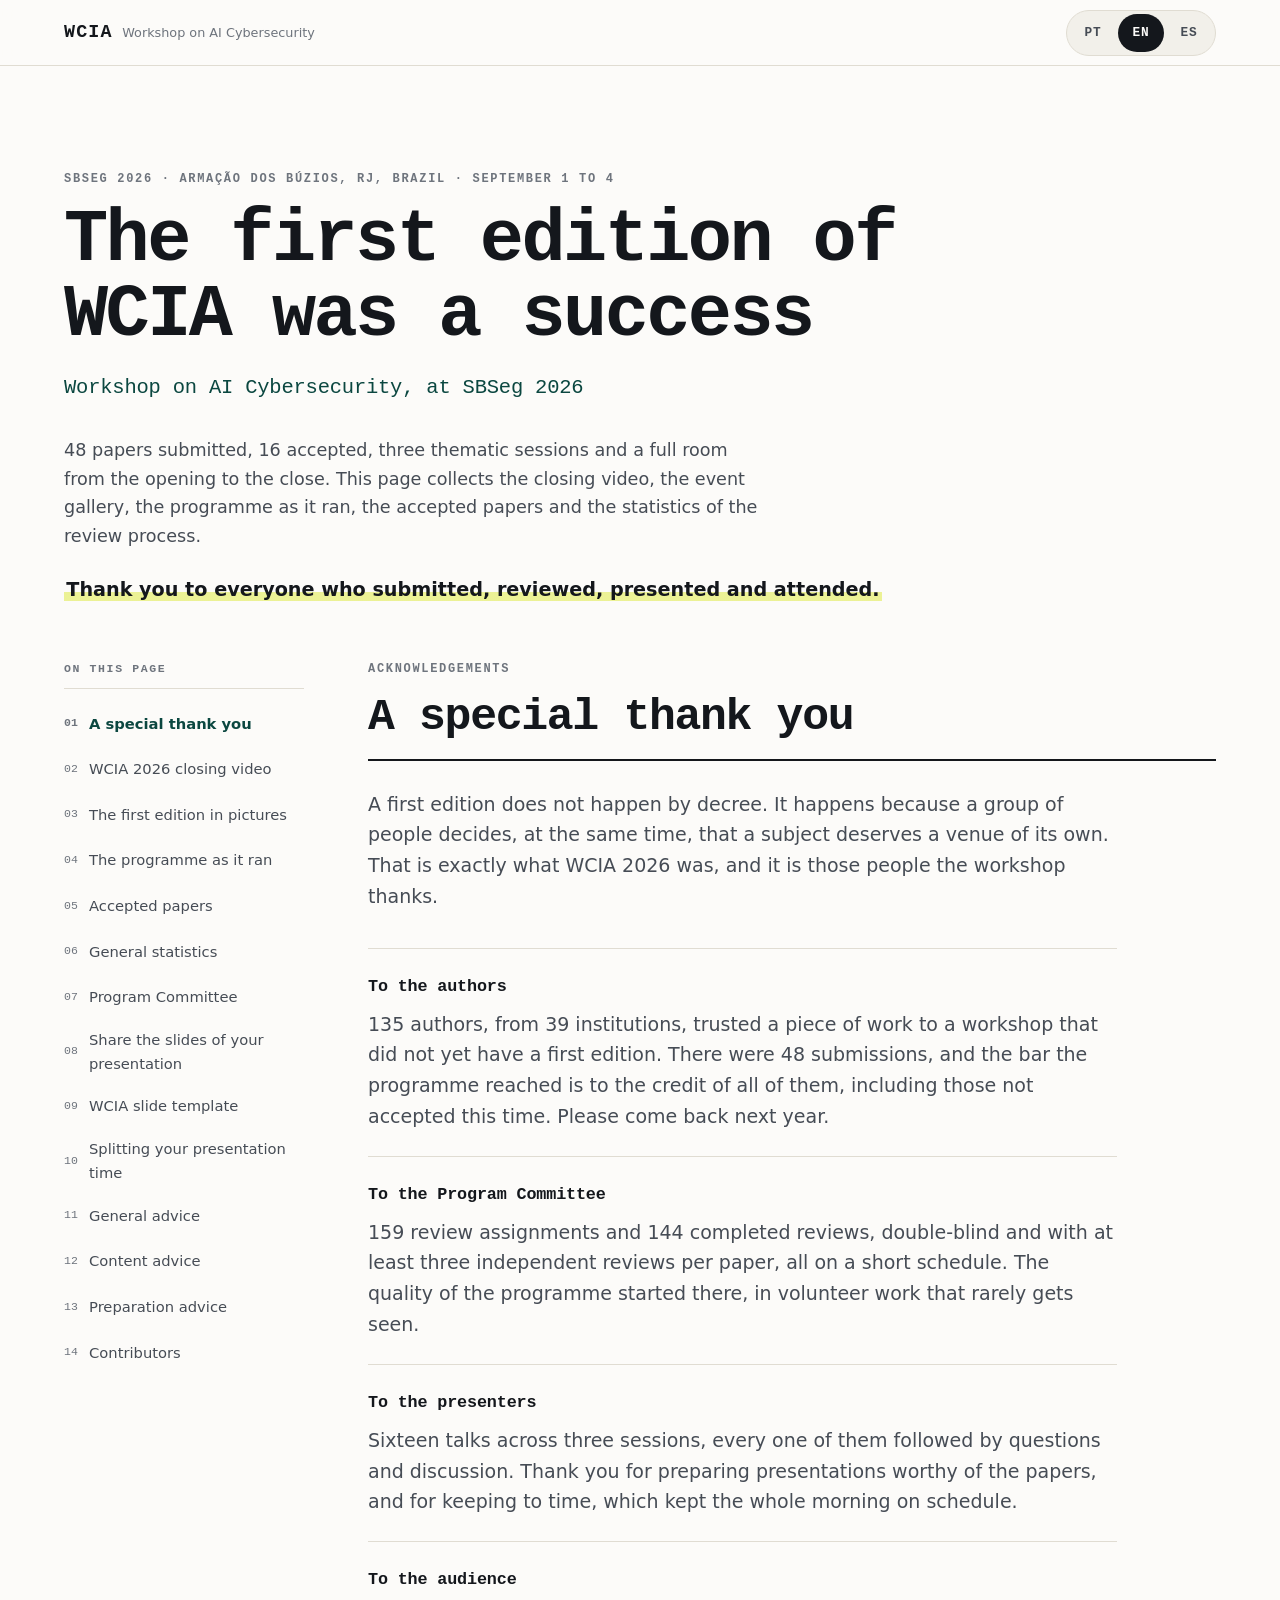
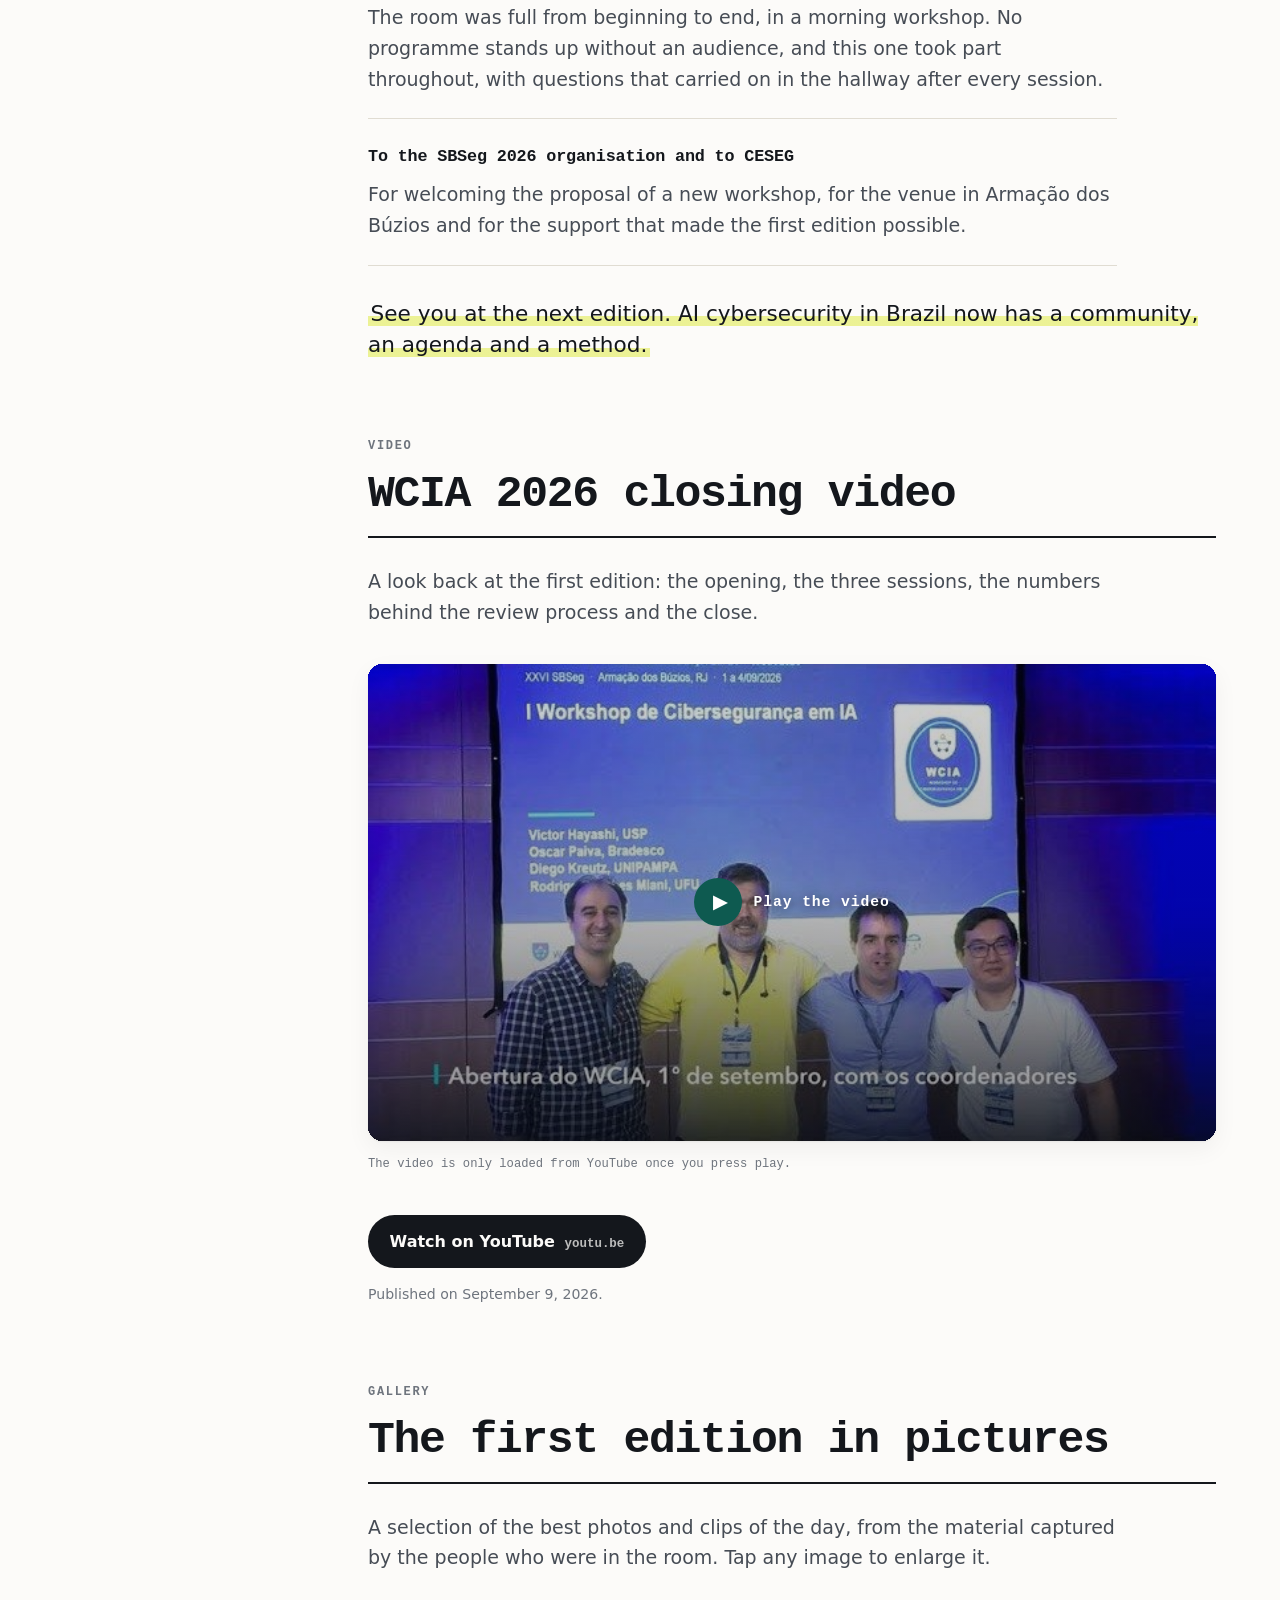
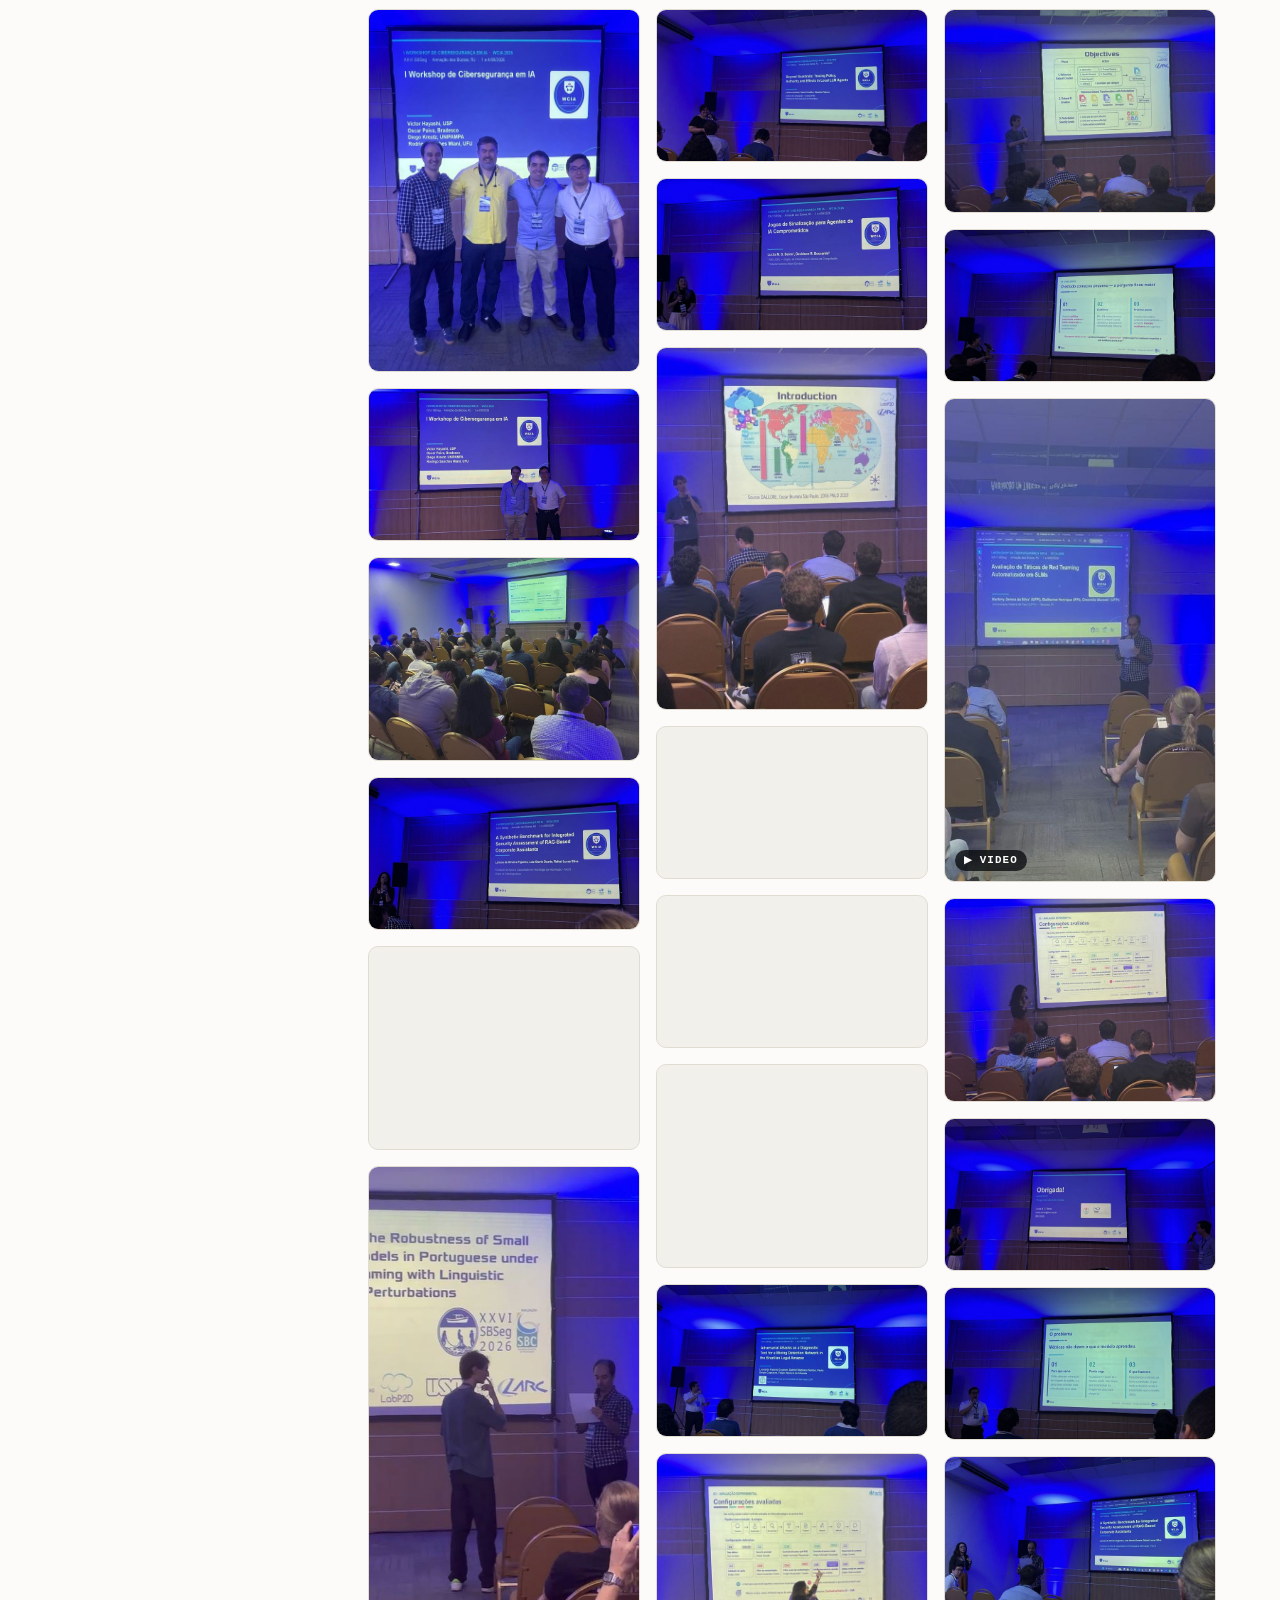
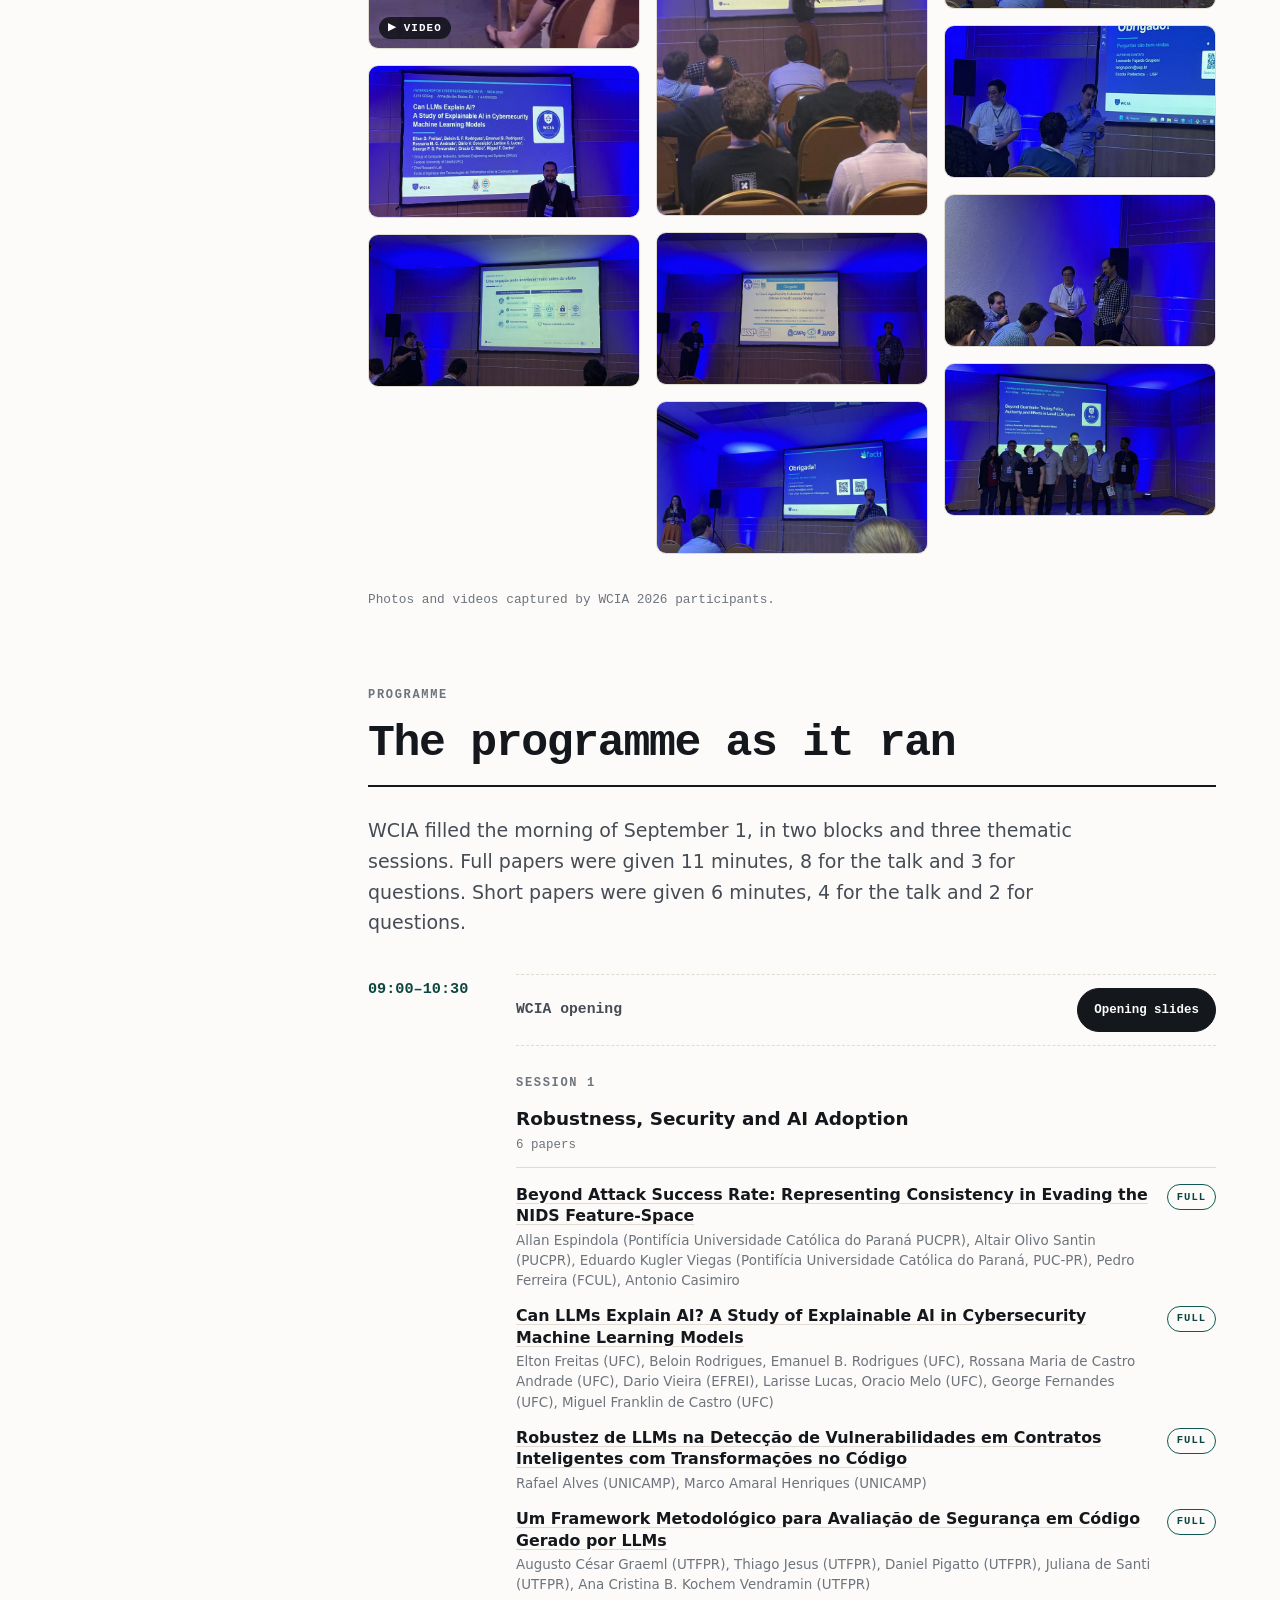
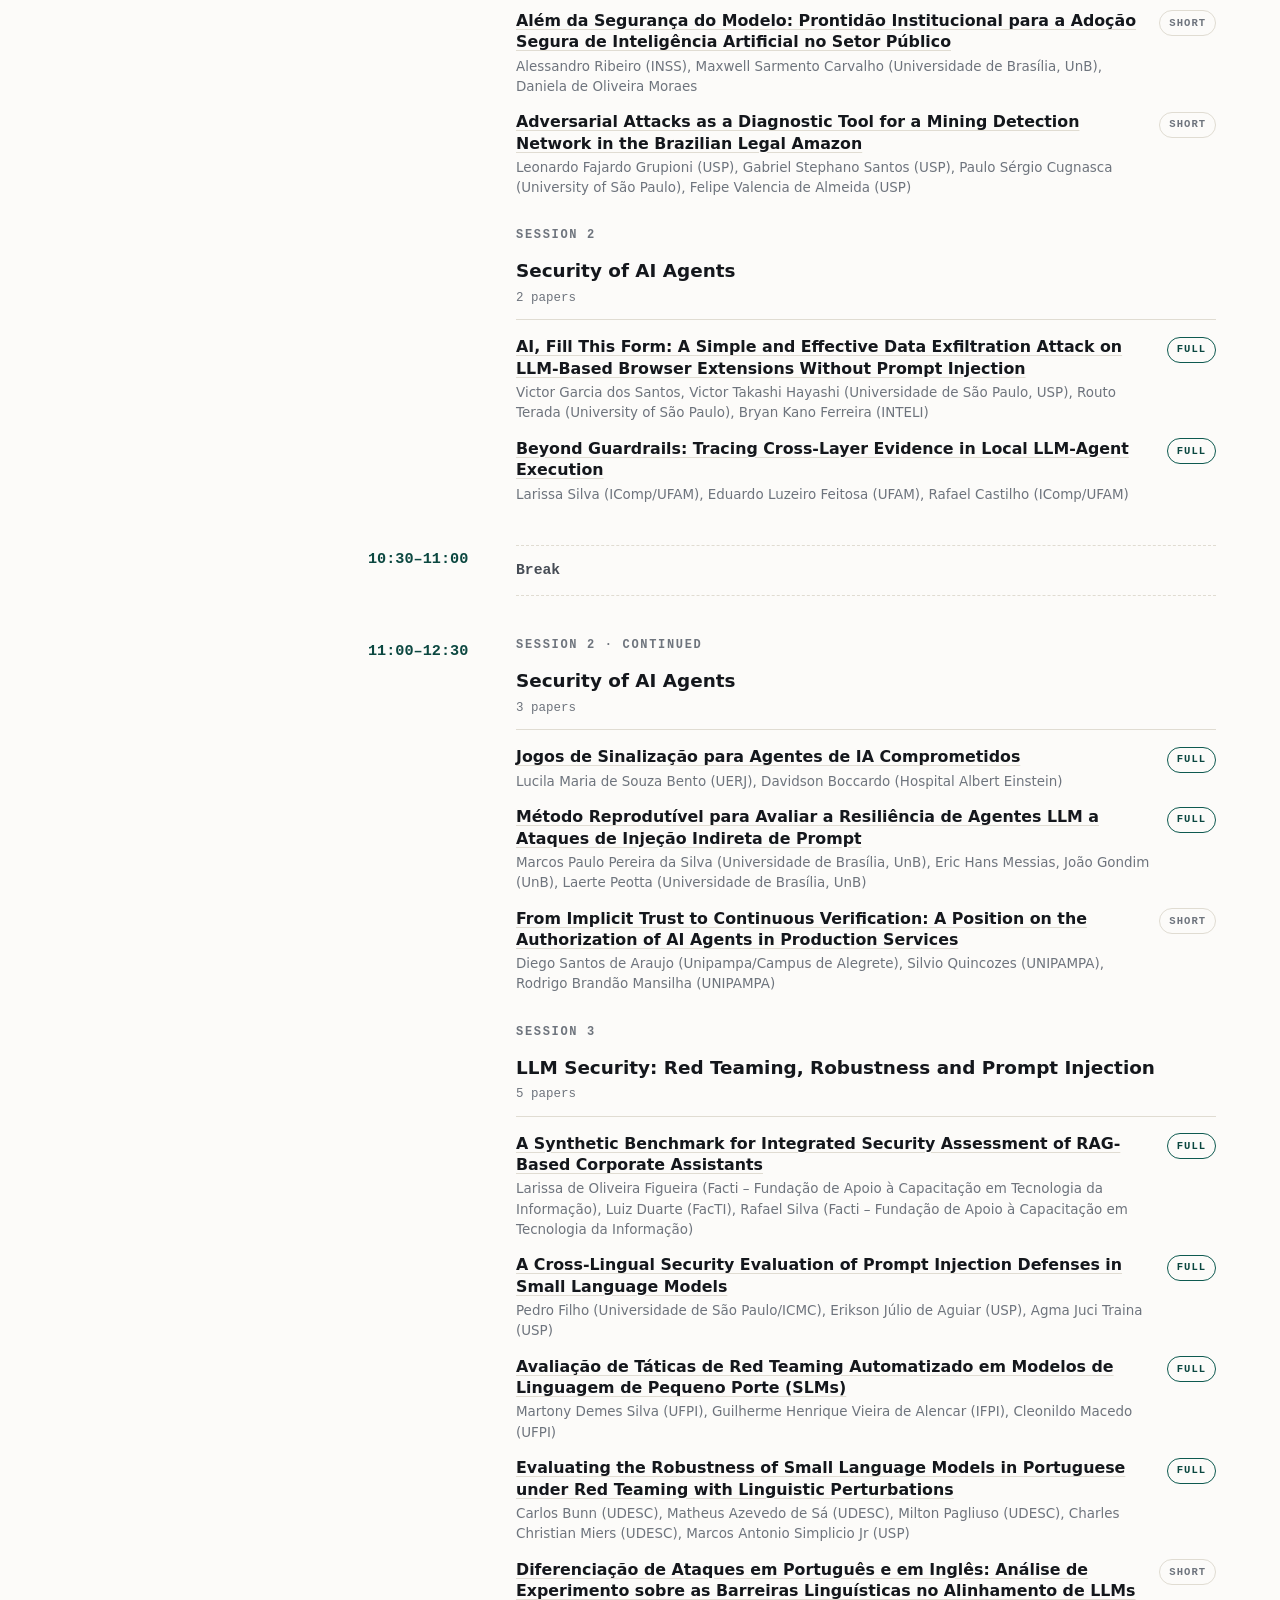
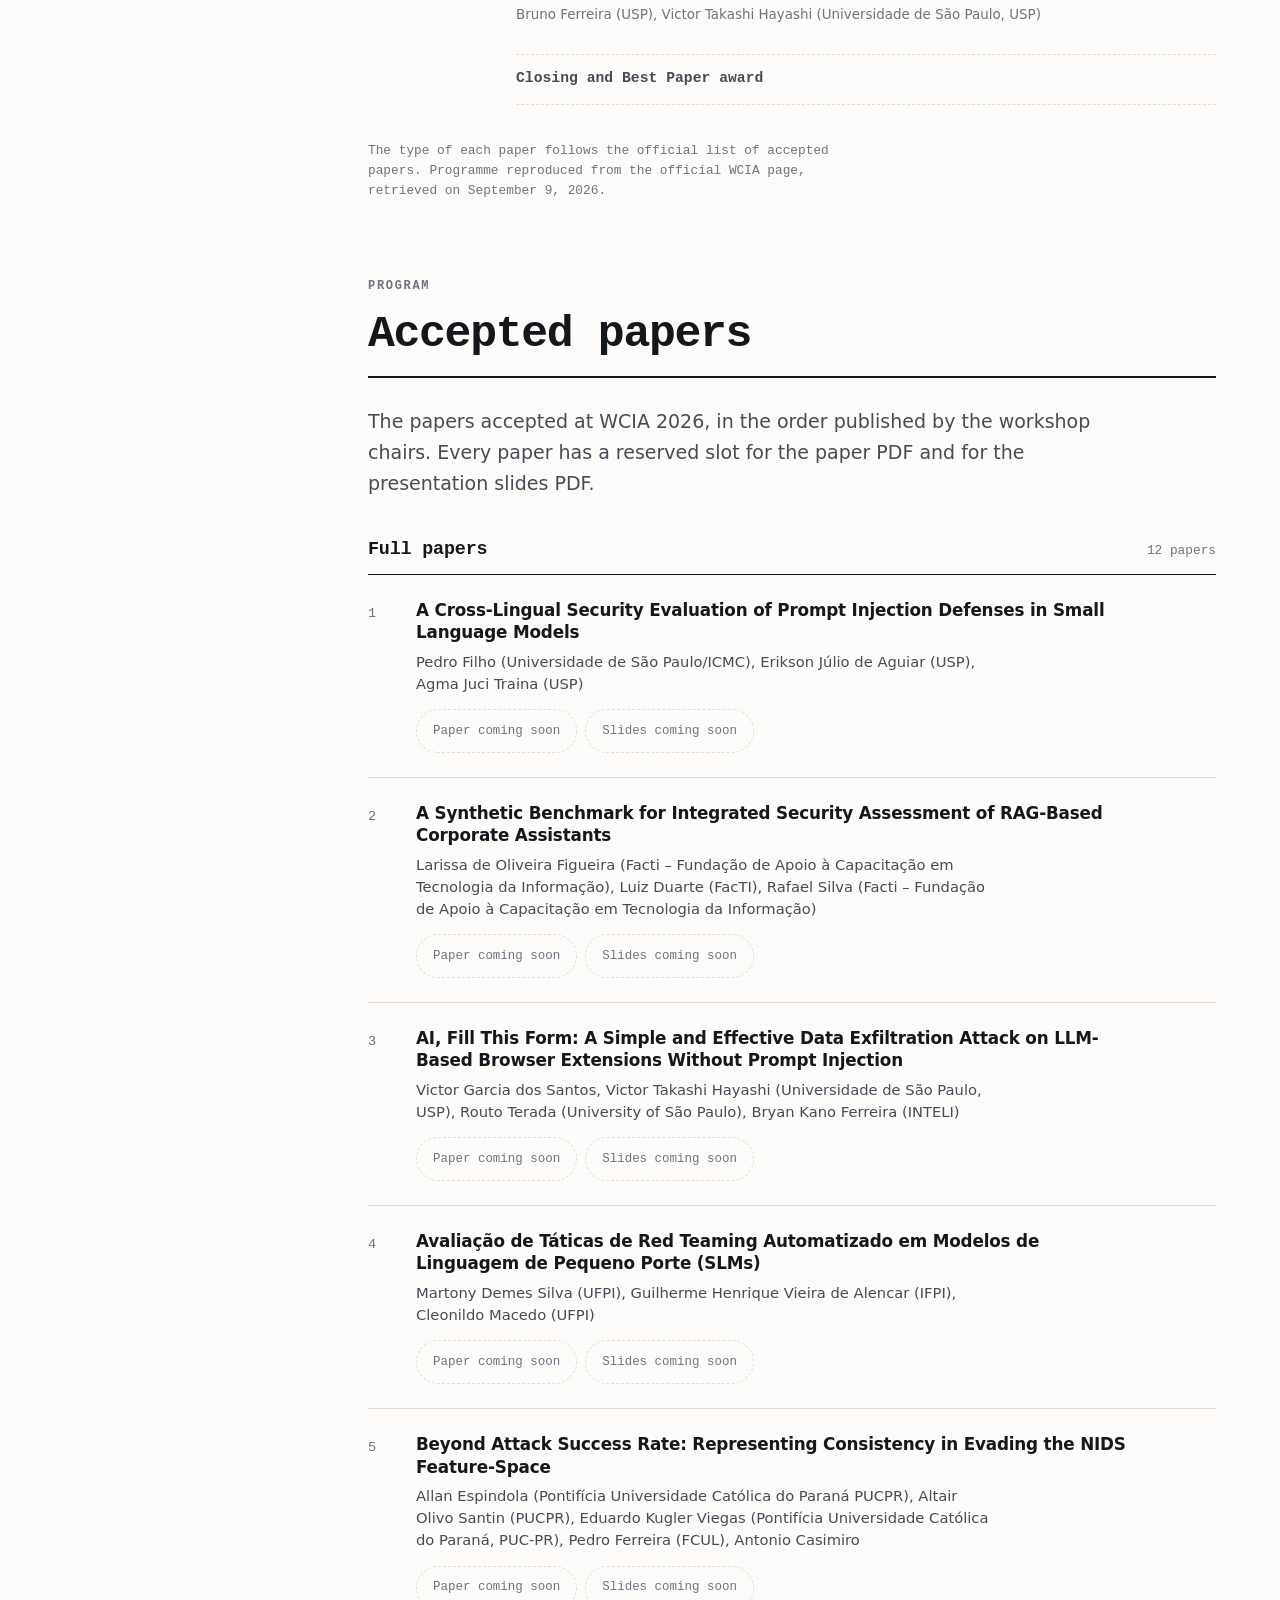
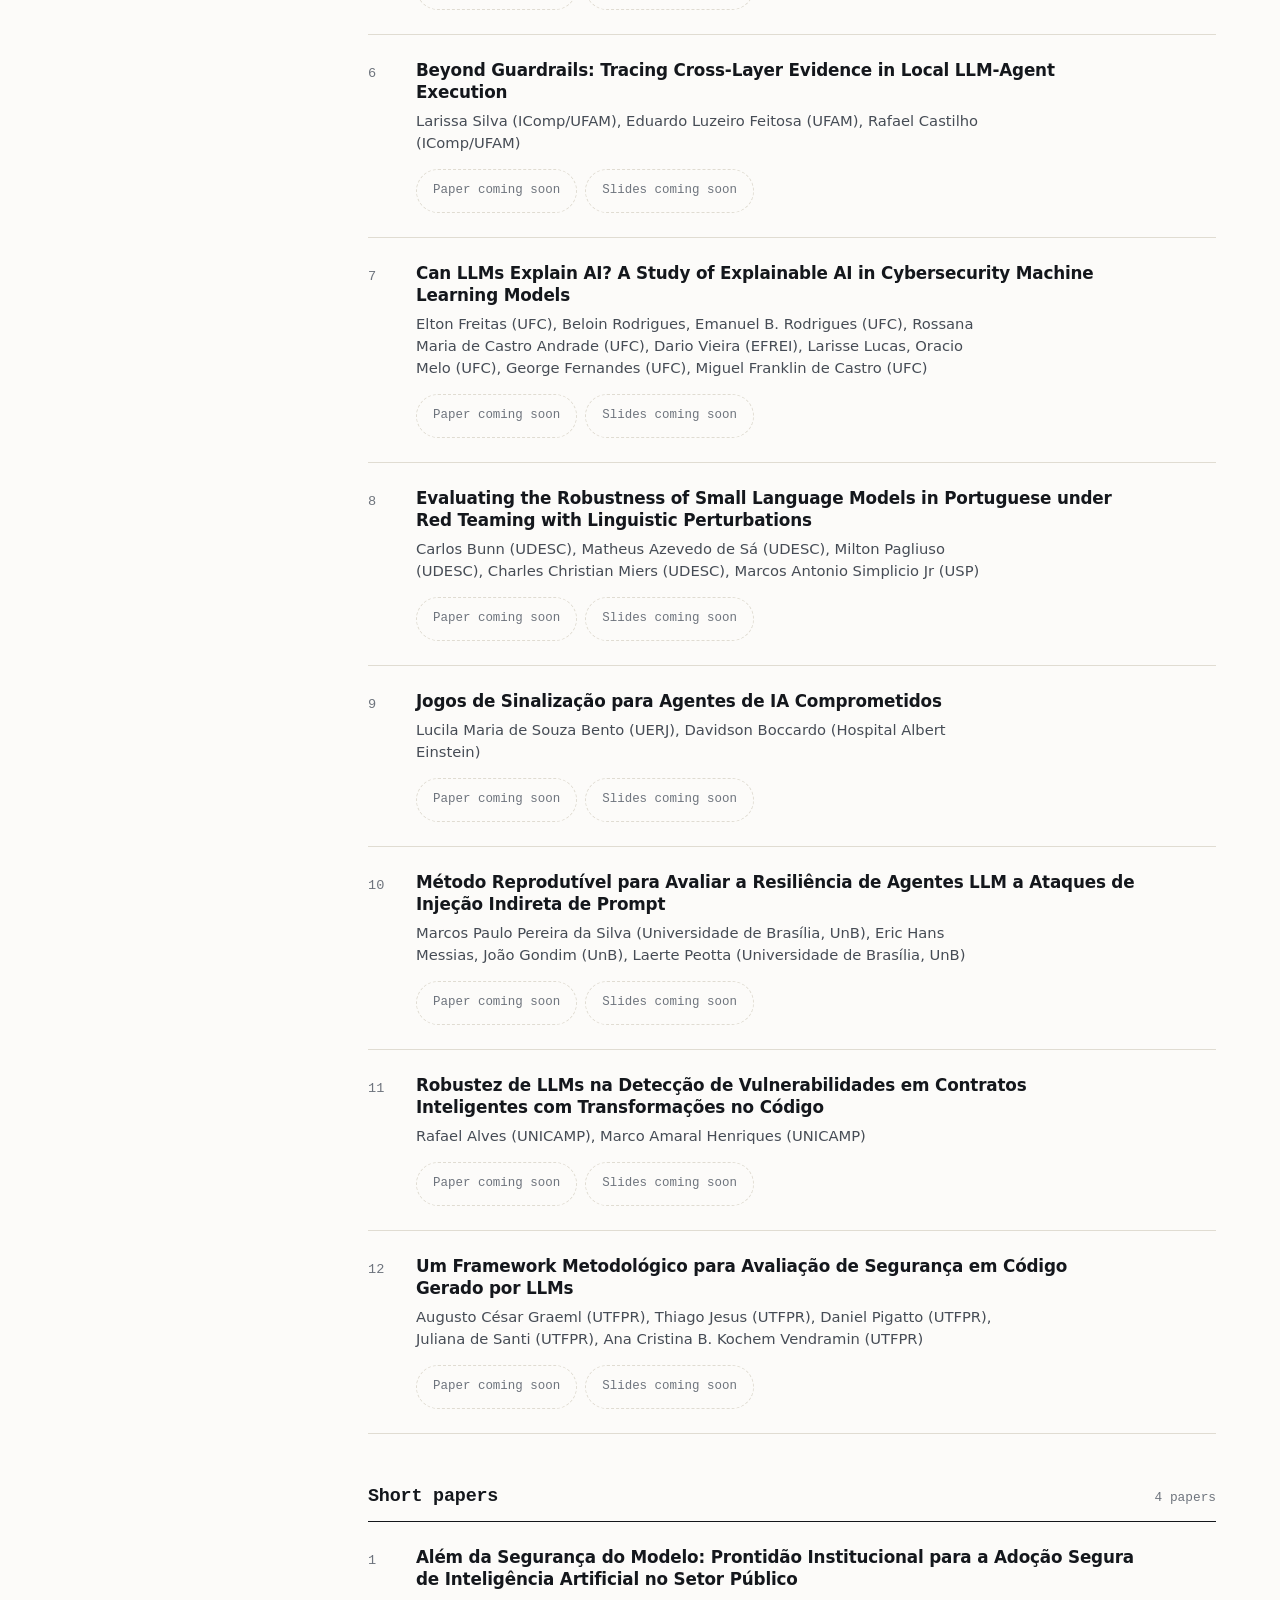
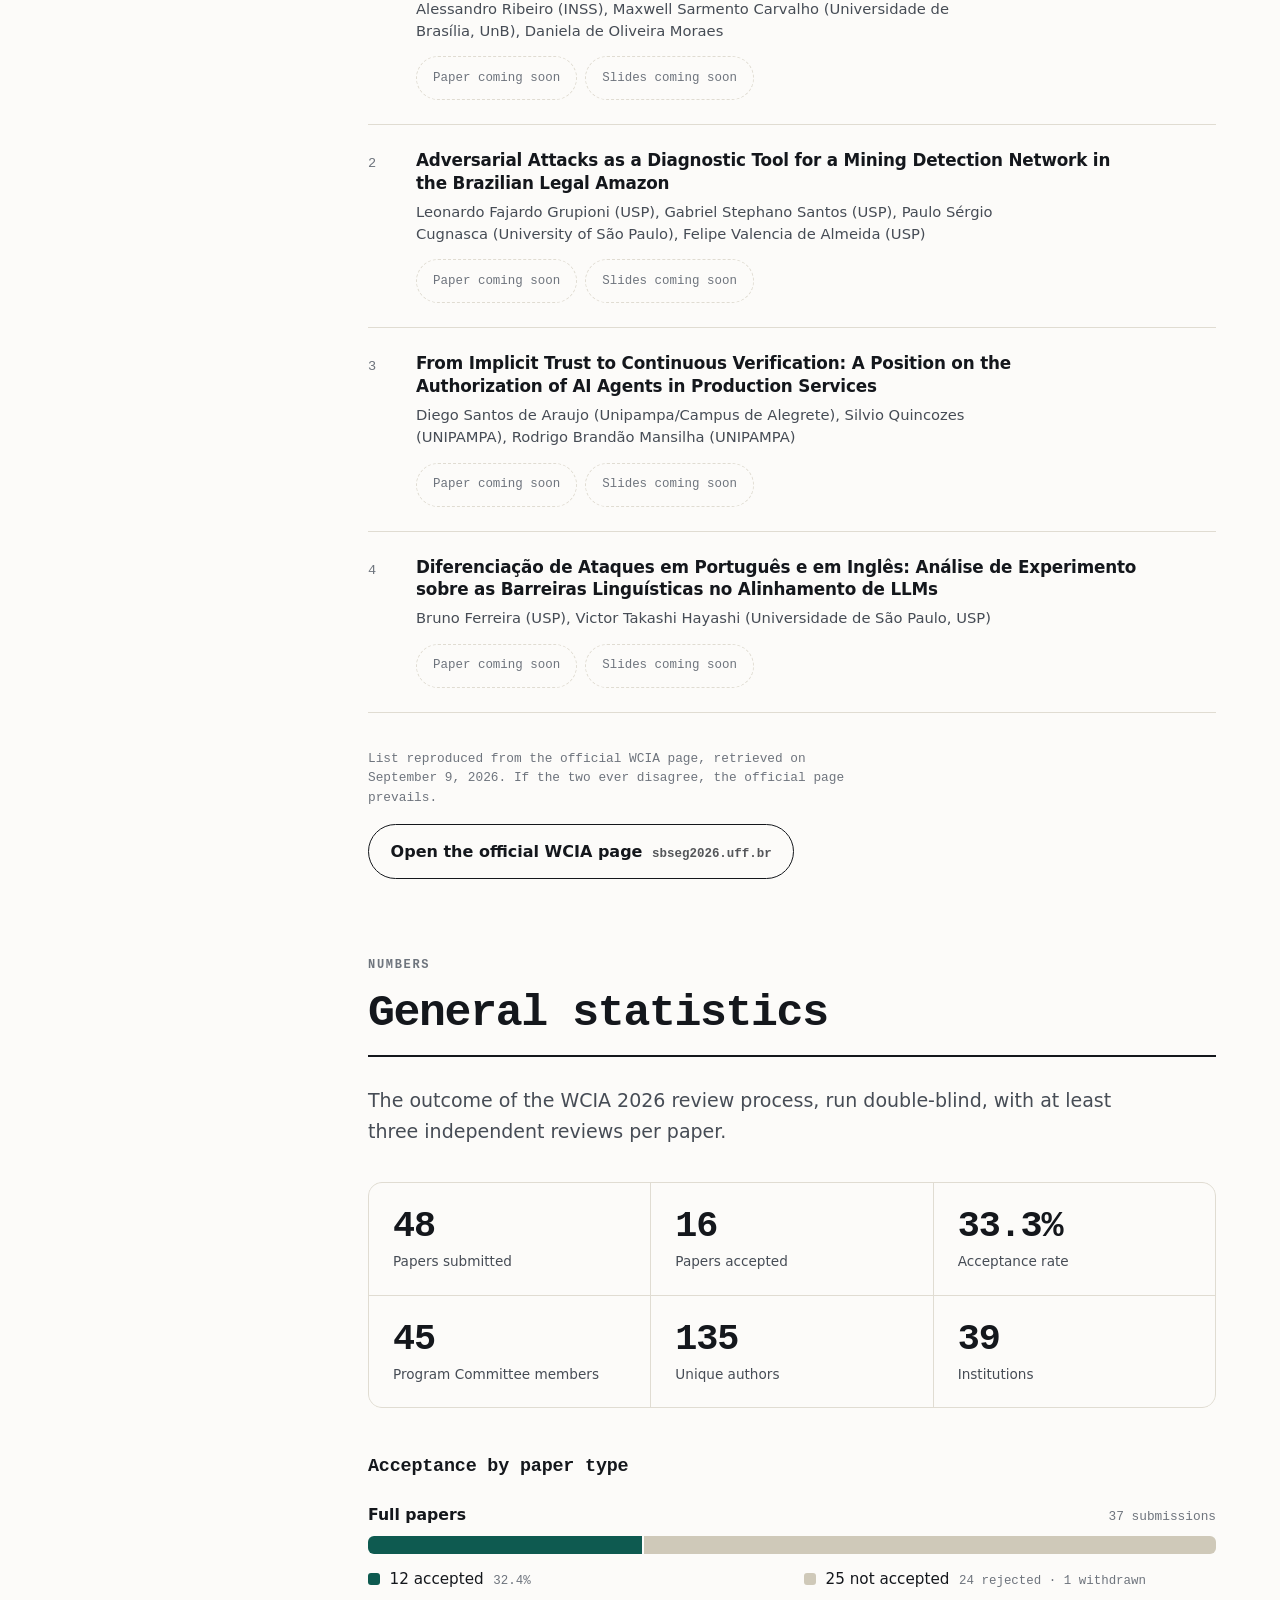
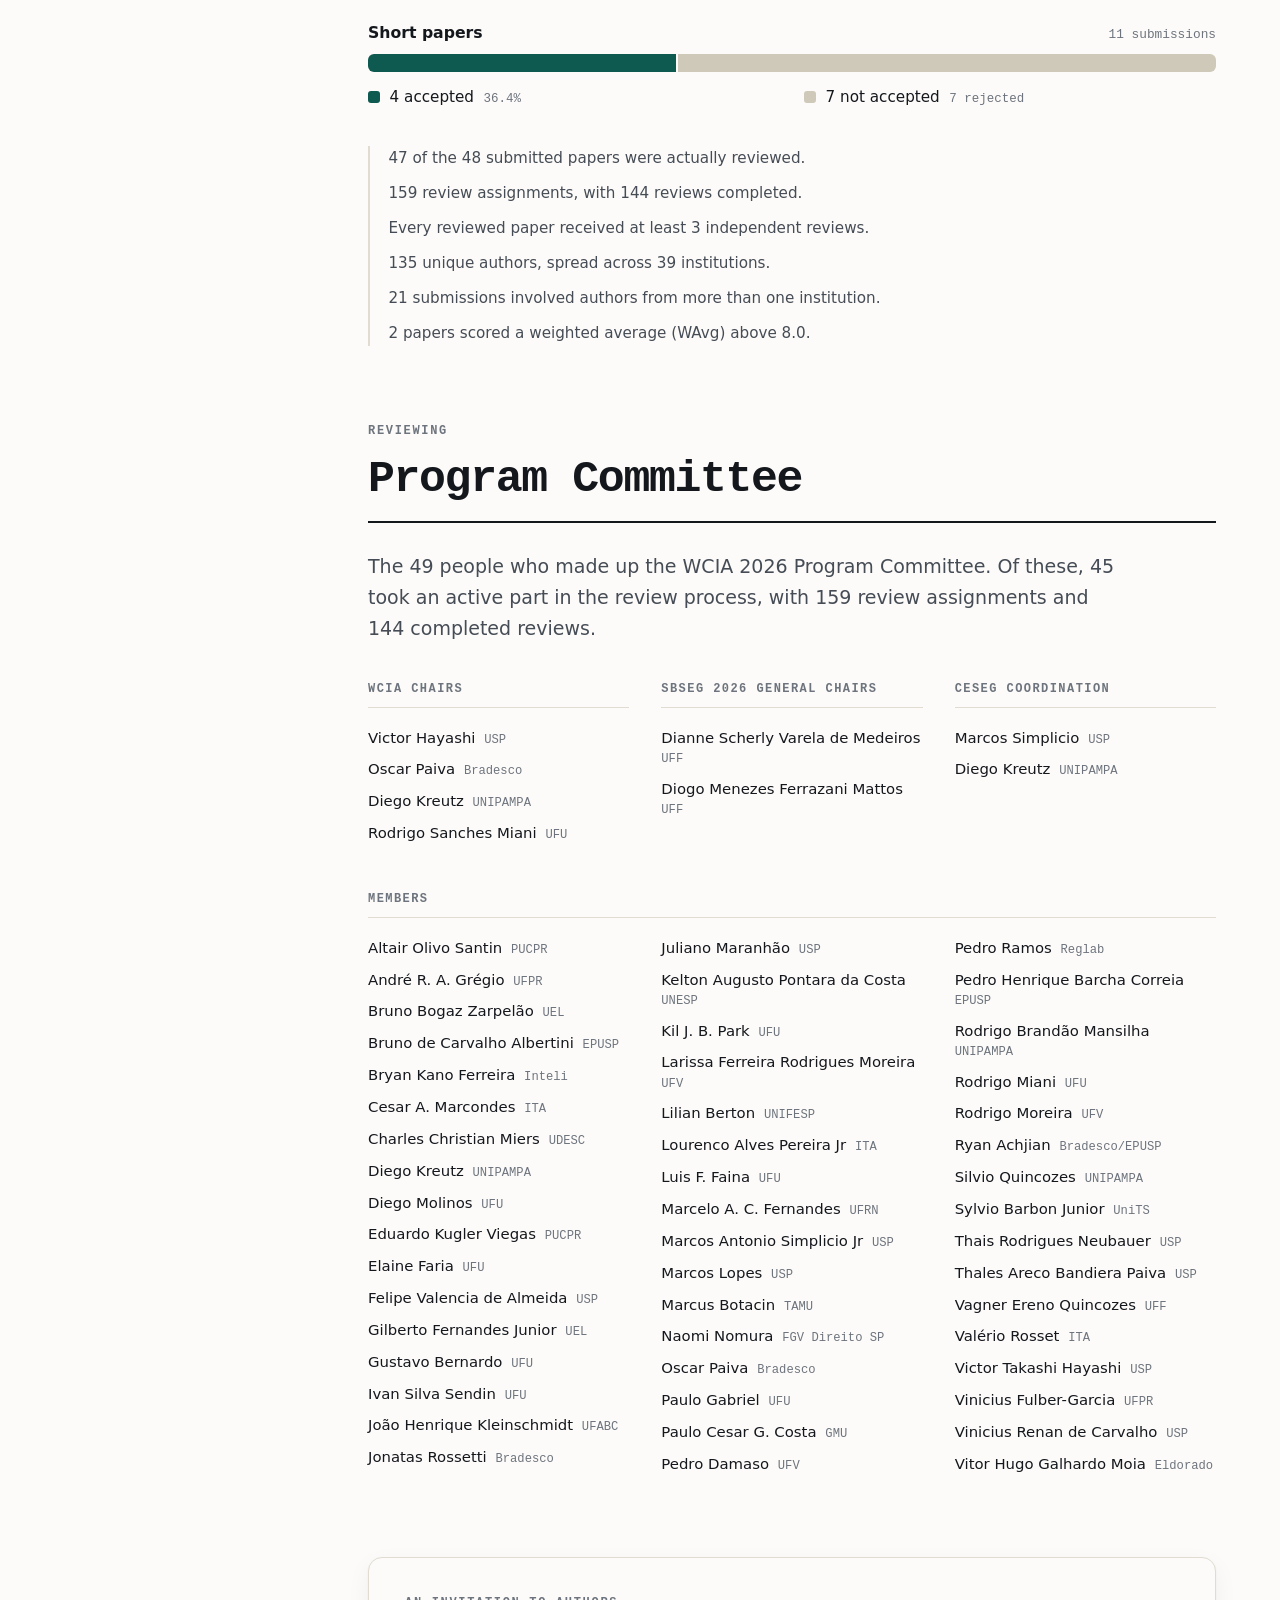
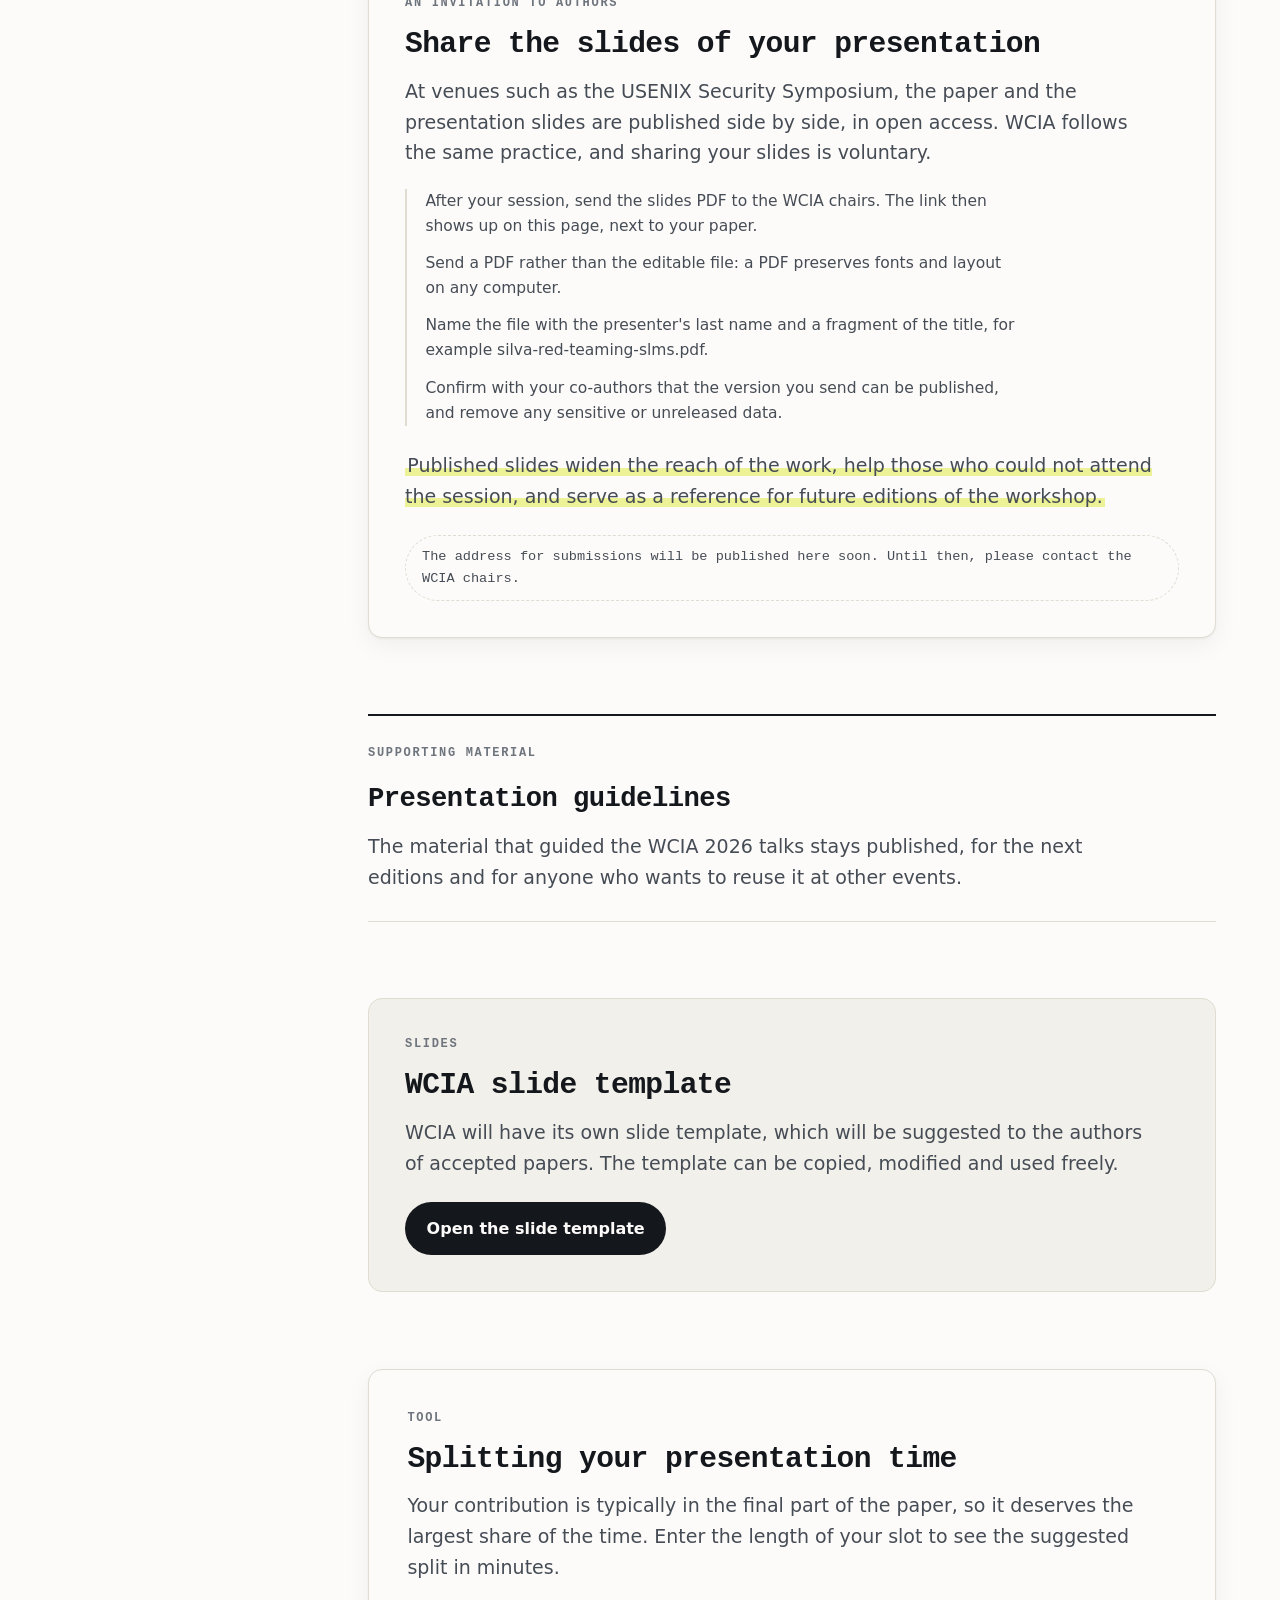
<file: index.html>
<!DOCTYPE html>
<html lang="pt-BR">
<head>
<meta charset="utf-8">
<meta name="viewport" content="width=device-width, initial-scale=1">
<title>WCIA 2026 · A primeira edição · Workshop de Cibersegurança em IA</title>
<meta name="description" content="Retrospectiva da primeira edição do Workshop de Cibersegurança em IA (WCIA), no SBSeg 2026: vídeo de encerramento, galeria do evento, programação realizada, artigos aceitos e estatísticas.">
<link rel="icon" href="assets/img/favicon.svg" type="image/svg+xml">
<link rel="stylesheet" href="assets/css/style.css">
</head>
<body>

<!-- id "principal", e não "conteudo": este último é o id da seção "Dicas de
     conteúdo", gerada a partir do JSON, e ids duplicados fariam
     getElementById devolver o elemento errado. -->
<a class="skiplink" href="#principal" data-i18n="nav.skip">Ir para o conteúdo</a>

<header class="topbar">
  <div class="topbar__inner">
    <a class="wordmark" href="./">
      <span class="wordmark__sigla" data-i18n="nav.brand">WCIA</span>
      <span class="wordmark__full" data-i18n="nav.brandFull">Workshop de Cibersegurança em IA</span>
    </a>

    <nav class="langswitch" aria-label="Idioma" data-i18n-attr="aria-label:nav.langLabel">
      <button type="button" class="langswitch__btn" data-lang="pt" lang="pt-BR">PT</button>
      <button type="button" class="langswitch__btn" data-lang="en" lang="en">EN</button>
      <button type="button" class="langswitch__btn" data-lang="es" lang="es">ES</button>
    </nav>
  </div>
</header>

<noscript>
  <p class="noscript" data-i18n="noscript">Este site usa JavaScript para carregar o conteúdo nos três idiomas. Com o JavaScript desativado, consulte a página oficial do WCIA: <a href="https://www.sbseg2026.uff.br/workshops/wcia/">sbseg2026.uff.br</a></p>
</noscript>

<main id="principal">

  <section class="hero">
    <p class="eyebrow" data-i18n="hero.eyebrow">SBSeg 2026</p>
    <h1 class="hero__title" data-i18n="hero.title">A primeira edição do WCIA foi um sucesso</h1>
    <p class="hero__subtitle" data-i18n="hero.subtitle">Workshop de Cibersegurança em IA, no SBSeg 2026</p>
    <p class="hero__lede" data-i18n="hero.lede"></p>
    <p class="hero__note"><span class="mark" data-i18n="hero.note"></span></p>
  </section>

  <div class="layout">

    <aside class="toc" aria-labelledby="toc-title">
      <p class="toc__title" id="toc-title" data-i18n="toc">Nesta página</p>
      <ol class="toc__list" id="toc-list"></ol>
    </aside>

    <div class="flow">

      <section class="thanks" id="agradecimentos">
        <div class="section__head">
          <p class="eyebrow" data-i18n="thanks.eyebrow">Agradecimentos</p>
          <h2 class="section__title" data-i18n="thanks.title">Um agradecimento especial</h2>
        </div>
        <p class="section__lede" data-i18n="thanks.lede"></p>
        <ul class="thanks__list" id="thanks-list"></ul>
        <p class="thanks__closing"><span class="mark" data-i18n="thanks.closingNote"></span></p>
      </section>

      <section class="closing" id="video">
        <div class="section__head">
          <p class="eyebrow" data-i18n="closing.eyebrow">Vídeo</p>
          <h2 class="section__title" data-i18n="closing.title">Vídeo de encerramento do WCIA 2026</h2>
        </div>
        <p class="section__lede" data-i18n="closing.text"></p>
        <div class="closing__frame" id="closing-frame"></div>
        <p class="closing__privacy" data-i18n="closing.privacy"></p>
        <div class="closing__meta">
          <a class="btn" id="closing-watch" href="#" target="_blank" rel="noopener" hidden>
            <span data-i18n="closing.watch">Assistir no YouTube</span>
            <span class="btn__host" data-i18n="closing.watchHost">youtu.be</span>
          </a>
        </div>
        <p class="closing__version" id="closing-version"></p>
      </section>

      <section class="gallery" id="galeria">
        <div class="section__head">
          <p class="eyebrow" data-i18n="gallery.eyebrow">Galeria</p>
          <h2 class="section__title" data-i18n="gallery.title">A primeira edição em imagens</h2>
        </div>
        <p class="section__lede" data-i18n="gallery.text"></p>
        <div class="gallery__grid" id="gallery-grid"></div>
        <p class="source" data-i18n="gallery.credit"></p>
      </section>

      <section class="section" id="programacao">
        <div class="section__head">
          <p class="eyebrow" data-i18n="program.eyebrow">Programação</p>
          <h2 class="section__title" data-i18n="program.title">A programação realizada</h2>
        </div>
        <p class="section__lede" id="program-lede"></p>
        <div id="program-body"></div>
        <p class="source" id="program-source"></p>
      </section>

      <section class="section" id="artigos">
        <div class="section__head">
          <p class="eyebrow" data-i18n="papers.eyebrow">Programa</p>
          <h2 class="section__title" data-i18n="papers.title">Artigos aceitos</h2>
        </div>
        <p class="section__lede" data-i18n="papers.text"></p>
        <div id="papers-groups"></div>
        <p class="source" id="papers-source"></p>
        <a class="btn btn--quiet" href="https://www.sbseg2026.uff.br/workshops/wcia/" target="_blank" rel="noopener">
          <span data-i18n="papers.sourceCta">Abrir a página oficial do WCIA</span>
          <span class="btn__host" data-i18n="papers.sourceHost">sbseg2026.uff.br</span>
        </a>
      </section>

      <section class="stats" id="estatisticas">
        <div class="section__head">
          <p class="eyebrow" data-i18n="stats.eyebrow">Números</p>
          <h2 class="section__title" data-i18n="stats.title">Estatísticas gerais</h2>
        </div>
        <p class="section__lede" data-i18n="stats.text"></p>
        <div id="stats-body"></div>
      </section>

      <section class="section" id="comite">
        <div class="section__head">
          <p class="eyebrow" data-i18n="committee.eyebrow">Revisão</p>
          <h2 class="section__title" data-i18n="committee.title">Comitê de Programa</h2>
        </div>
        <p class="section__lede" id="committee-lede"></p>
        <div id="committee-body"></div>
      </section>

      <section class="card card--call" id="slides">
        <p class="eyebrow" data-i18n="slidesCall.eyebrow">Convite às pessoas autoras</p>
        <h2 class="card__title" data-i18n="slidesCall.title">Envie os slides da sua apresentação</h2>
        <p class="card__text" data-i18n="slidesCall.text"></p>
        <ul class="call__list" id="call-list"></ul>
        <p class="card__text"><span class="mark" data-i18n="slidesCall.why"></span></p>
        <p class="soon" id="call-soon" data-i18n="slidesCall.soon"></p>
        <a class="btn" id="call-cta" href="#" hidden>
          <span data-i18n="slidesCall.cta">Enviar os slides por e-mail</span>
          <span class="btn__host" id="call-host"></span>
        </a>
      </section>

      <section class="divider" id="apoio">
        <p class="eyebrow" data-i18n="guides.eyebrow">Material de apoio</p>
        <h2 class="divider__title" data-i18n="guides.title">Sugestões para as apresentações</h2>
        <p class="divider__text" data-i18n="guides.text"></p>
      </section>

      <section class="card card--template" id="template">
        <p class="eyebrow" data-i18n="template.eyebrow">Slides</p>
        <h2 class="card__title" data-i18n="template.title">Template de slides do WCIA</h2>
        <p class="card__text" data-i18n="template.text"></p>
        <p class="soon" id="template-soon" data-i18n="template.soon"></p>
        <a class="btn" id="template-cta" href="#" target="_blank" rel="noopener" hidden>
          <span data-i18n="template.cta">Abrir o template de slides</span>
        </a>
      </section>

      <section class="timer" id="tempo">
        <p class="eyebrow" data-i18n="timer.eyebrow">Ferramenta</p>
        <h2 class="timer__title" data-i18n="timer.title">Divisão do tempo da apresentação</h2>
        <p class="timer__text" data-i18n="timer.text"></p>

        <div class="timer__control">
          <label class="timer__label" for="slot" data-i18n="timer.inputLabel">Duração do slot</label>
          <div class="timer__field">
            <input type="number" id="slot" min="5" max="90" step="1" value="8" inputmode="numeric">
            <span class="timer__unit" data-i18n="timer.unit">minutos</span>
          </div>
        </div>

        <div class="timer__bar" id="timer-bar" role="img" aria-label=""></div>
        <ul class="timer__legend" id="timer-legend"></ul>

        <div class="timer__meta">
          <div class="timer__metaitem">
            <p class="timer__metatitle" data-i18n="timer.toleranceTitle">Janela de tempo aceitável</p>
            <p class="timer__range"><span class="mark" id="tol-target"></span></p>
            <p class="timer__rangecaption" data-i18n="timer.toleranceTarget"></p>
            <p class="timer__range timer__range--limit" id="tol-limit"></p>
            <p class="timer__rangecaption" data-i18n="timer.toleranceLimit"></p>
          </div>
          <div class="timer__metaitem">
            <p class="timer__metatitle" id="slides-count"></p>
            <p class="timer__rangecaption" data-i18n="timer.slidesHint"></p>
          </div>
        </div>

        <p class="caption" data-i18n="timer.caption"></p>
      </section>

      <div id="sections" class="sections"></div>

      <section class="credits" id="creditos">
        <p class="eyebrow" data-i18n="credits.eyebrow">Créditos</p>
        <h2 class="credits__title" data-i18n="credits.title">Colaboradores</h2>
        <p class="credits__people" data-i18n="credits.people"></p>
        <p class="credits__origin">
          <span data-i18n="credits.originPrefix"></span>
          <a href="https://sbseg2024.ita.br/autores/sugestoes-para-apresentacoes/" target="_blank" rel="noopener" data-i18n="credits.originLink">Ver a versão original do SBSeg 2024</a>
        </p>
      </section>

    </div>
  </div>
</main>

<footer class="footer">
  <div class="footer__inner">
    <div class="footer__block">
      <p class="footer__strong" data-i18n="footer.workshop">Workshop de Cibersegurança em IA</p>
      <p data-i18n="footer.event"></p>
      <p data-i18n="footer.place"></p>
    </div>
    <div class="footer__block">
      <p class="footer__strong" data-i18n="footer.coordination">Coordenação do WCIA</p>
      <p data-i18n="footer.coordinators"></p>
    </div>
    <div class="footer__block">
      <p><a href="https://www.sbseg2026.uff.br/workshops/wcia/" target="_blank" rel="noopener" data-i18n="footer.officialLink">Página oficial do WCIA</a></p>
      <p><a href="https://sol.sbc.org.br" target="_blank" rel="noopener" data-i18n="footer.solLink">Anais na SBC-OpenLib</a></p>
    </div>
  </div>
</footer>

<!-- Ampliação da galeria. Fica fora do <main> porque, aberto, é um diálogo
     modal sobre a página inteira, e não conteúdo do fluxo do documento. -->
<div class="lightbox" id="lightbox" role="dialog" aria-modal="true" hidden
     data-i18n-attr="aria-label:gallery.dialogLabel">
  <button type="button" class="lightbox__close" id="lightbox-close"
          data-i18n-attr="aria-label:gallery.close;title:gallery.close">
    <span aria-hidden="true">✕</span>
  </button>

  <button type="button" class="lightbox__nav lightbox__nav--prev" id="lightbox-prev"
          data-i18n-attr="aria-label:gallery.prev;title:gallery.prev">
    <span aria-hidden="true">‹</span>
  </button>

  <figure class="lightbox__figure">
    <div class="lightbox__stage" id="lightbox-stage"></div>
    <figcaption class="lightbox__caption">
      <p class="lightbox__counter" id="lightbox-counter"></p>
      <p class="lightbox__text" id="lightbox-text"></p>
    </figcaption>
  </figure>

  <button type="button" class="lightbox__nav lightbox__nav--next" id="lightbox-next"
          data-i18n-attr="aria-label:gallery.next;title:gallery.next">
    <span aria-hidden="true">›</span>
  </button>
</div>

<script src="assets/js/app.js"></script>
</body>
</html>
</file>
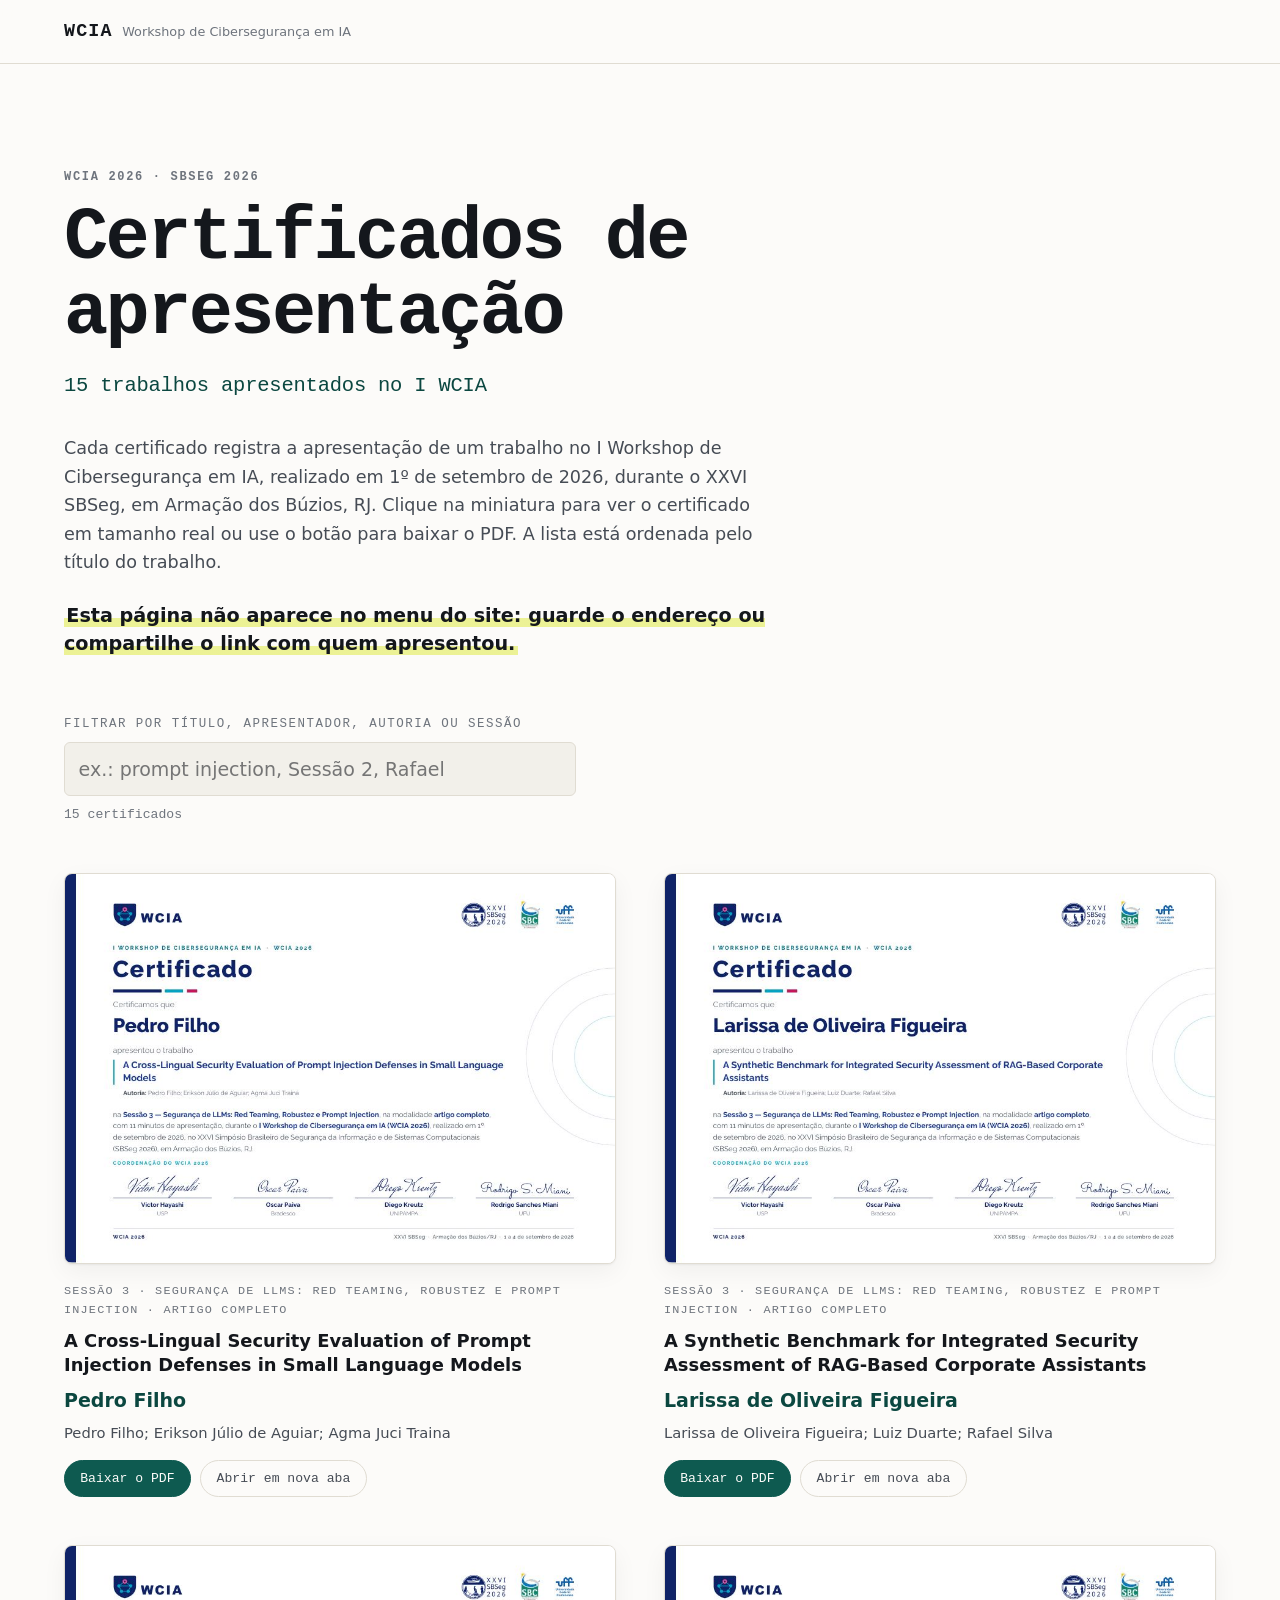
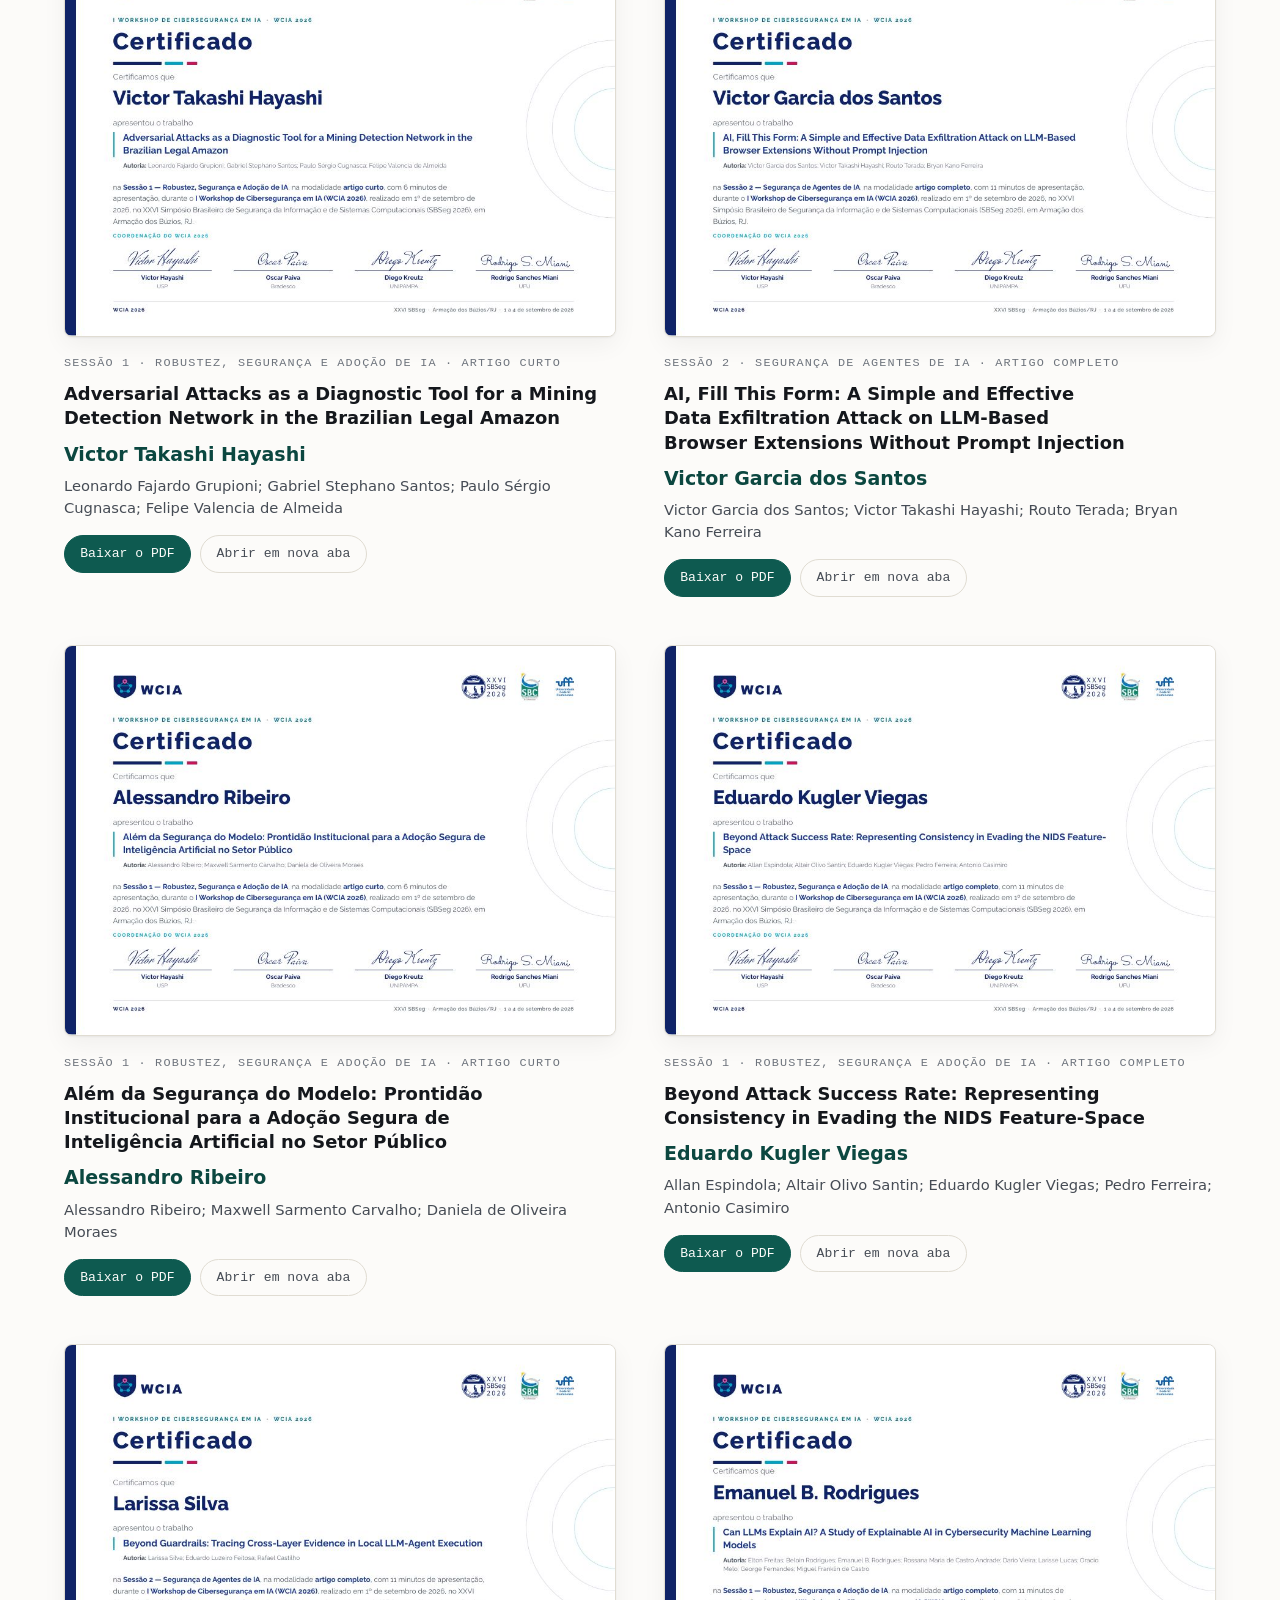
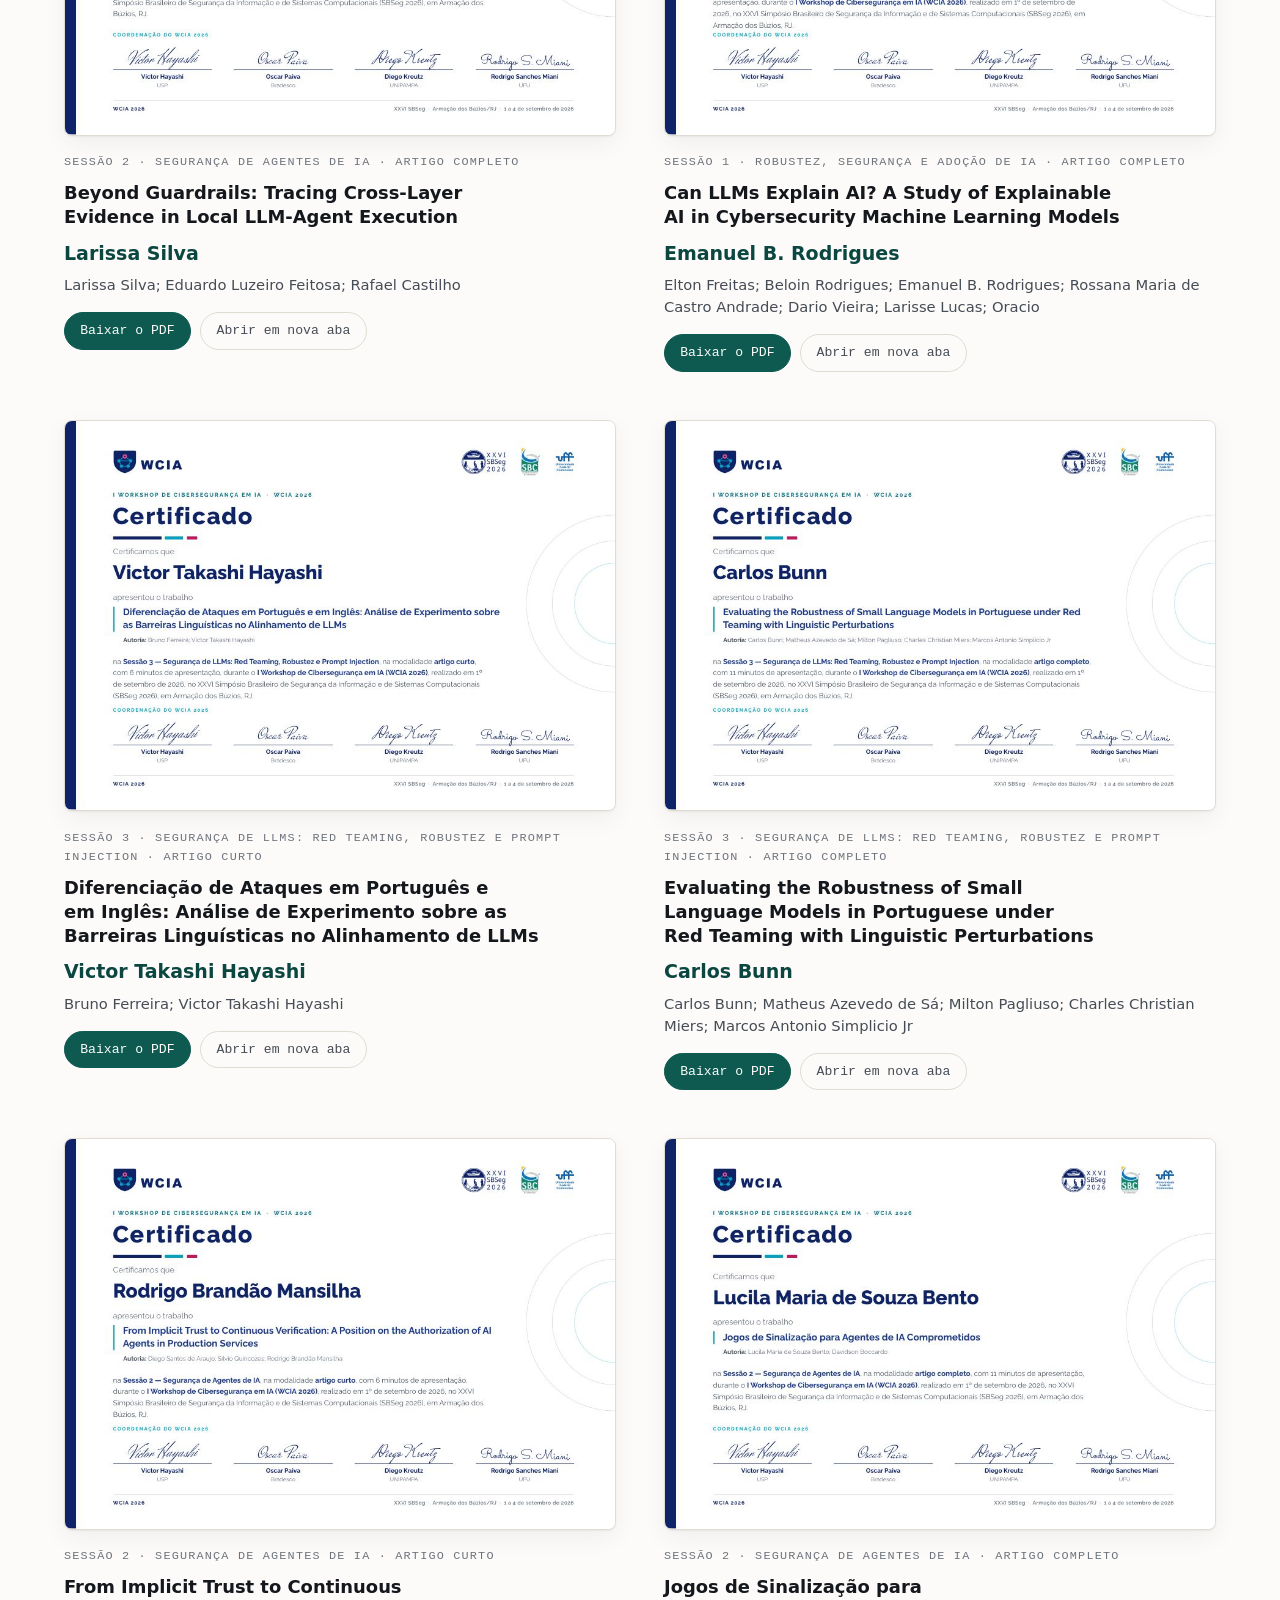
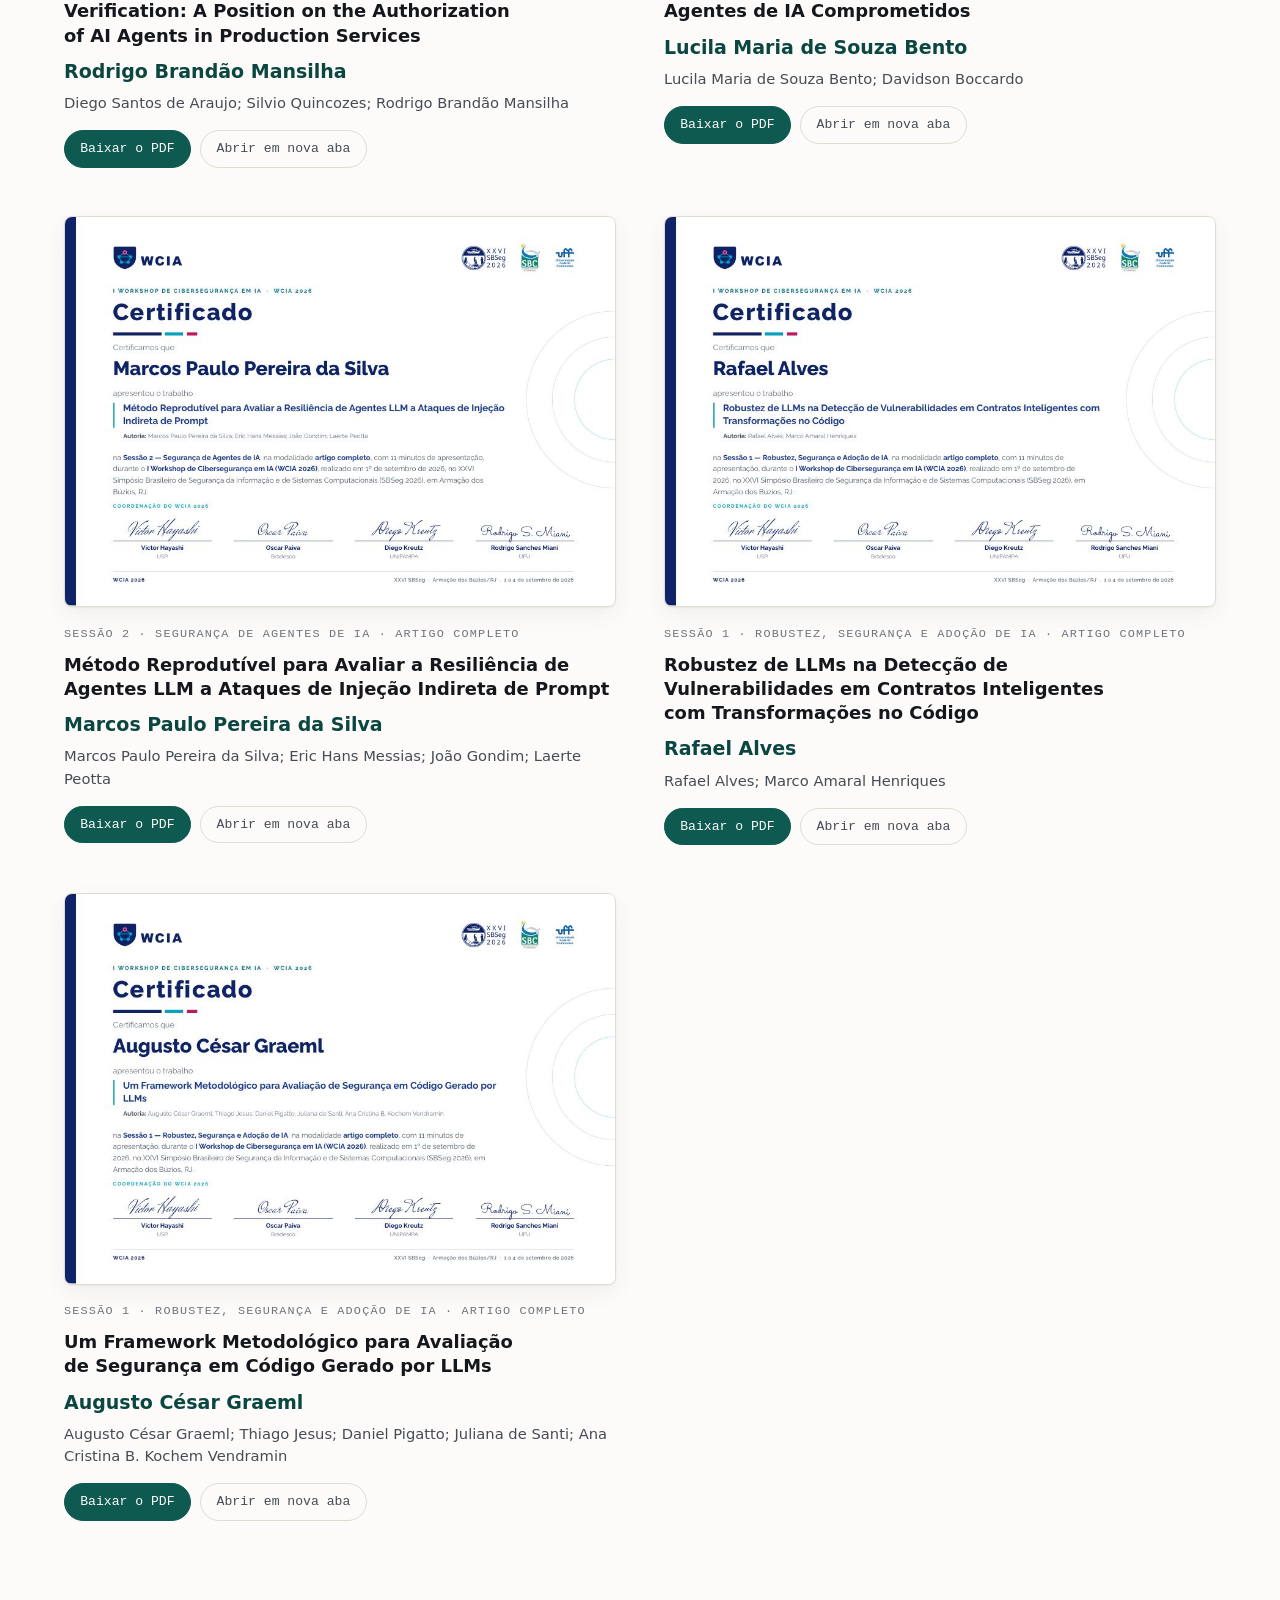
<file: certificados_wcia26.html>
<!DOCTYPE html>
<html lang="pt-BR">
<head>
<meta charset="utf-8">
<meta name="viewport" content="width=device-width, initial-scale=1">
<title>Certificados de apresentação · WCIA 2026</title>
<meta name="description" content="Certificados de apresentação dos trabalhos do I Workshop de Cibersegurança em IA (WCIA 2026), no SBSeg 2026.">
<meta name="robots" content="noindex, nofollow">
<link rel="icon" href="assets/img/favicon.svg" type="image/svg+xml">
<link rel="stylesheet" href="assets/css/style.css">
<style>
  /* Página avulsa, fora da navegação do site: só o necessário por cima dos
     tokens de assets/css/style.css, sem cor nem componente novo. */
  .wrap { max-width: 78rem; margin: 0 auto; padding: 0 var(--pad) clamp(4rem, 8vw, 7rem); }

  .filtro { display: grid; gap: .5rem; max-width: 32rem; margin: 0 0 clamp(2rem, 4vw, 3rem); }
  .filtro label { font-family: var(--mono); font-size: .78rem; letter-spacing: .12em; text-transform: uppercase; color: var(--ink-3); }
  .filtro input {
    font: inherit;
    color: var(--ink);
    background: var(--paper-2);
    border: 1px solid var(--rule);
    border-radius: 6px;
    padding: .65rem .85rem;
  }
  .filtro__contagem { font-family: var(--mono); font-size: .82rem; color: var(--ink-3); margin: 0; }

  .certs { list-style: none; margin: 0; padding: 0; display: grid; gap: clamp(2rem, 4vw, 3rem); }
  @media (min-width: 52rem) { .certs { grid-template-columns: repeat(2, minmax(0, 1fr)); } }

  .cert { display: grid; gap: 1.1rem; align-content: start; min-width: 0; }

  .cert__shot {
    display: block;
    border: 1px solid var(--rule);
    border-radius: 8px;
    overflow: hidden;
    background: #fff;      /* o certificado é branco: a moldura não o tinge no tema escuro */
    box-shadow: var(--shadow);
    line-height: 0;
  }
  .cert__shot img { width: 100%; height: auto; display: block; }

  .cert__body { min-width: 0; }
  .cert__meta {
    font-family: var(--mono);
    font-size: .74rem;
    letter-spacing: .1em;
    text-transform: uppercase;
    color: var(--ink-3);
    margin: 0 0 .55rem;
  }
  .cert__title { font-size: 1.12rem; line-height: 1.35; margin: 0 0 .5rem; text-wrap: balance; }
  .cert__name { margin: 0 0 .35rem; font-weight: 600; color: var(--accent-ink); }
  .cert__authors { margin: 0; font-size: .92rem; color: var(--ink-2); line-height: 1.5; }
  .cert__actions { display: flex; flex-wrap: wrap; gap: .6rem; margin: 1rem 0 0; }

  .cert__btn {
    display: inline-flex;
    align-items: center;
    font-family: var(--mono);
    font-size: .82rem;
    text-decoration: none;
    color: var(--paper);
    background: var(--accent);
    border: 1px solid var(--accent);
    border-radius: 999px;
    padding: .45rem .95rem;
  }
  .cert__btn:hover { background: var(--accent-ink); border-color: var(--accent-ink); }
  .cert__btn--quiet { color: var(--ink-2); background: transparent; border-color: var(--rule); }
  .cert__btn--quiet:hover { color: var(--ink); background: var(--paper-2); border-color: var(--ink-3); }

  .vazio { margin: 0; color: var(--ink-2); }

  @media print {
    .filtro { display: none; }
    .certs { grid-template-columns: repeat(2, minmax(0, 1fr)); gap: 1.5rem; }
    .cert { break-inside: avoid; }
    .cert__actions { display: none; }
  }
</style>
</head>
<body>

<a class="skiplink" href="#principal">Ir para o conteúdo</a>

<header class="topbar">
  <div class="topbar__inner">
    <a class="wordmark" href="./">
      <span class="wordmark__sigla">WCIA</span>
      <span class="wordmark__full">Workshop de Cibersegurança em IA</span>
    </a>
  </div>
</header>

<main id="principal">

  <section class="hero">
    <p class="eyebrow">WCIA 2026 · SBSeg 2026</p>
    <h1 class="hero__title">Certificados de apresentação</h1>
    <p class="hero__subtitle">15 trabalhos apresentados no I WCIA</p>
    <p class="hero__lede">Cada certificado registra a apresentação de um trabalho no I Workshop de Cibersegurança em IA, realizado em 1º de setembro de 2026, durante o XXVI SBSeg, em Armação dos Búzios, RJ. Clique na miniatura para ver o certificado em tamanho real ou use o botão para baixar o PDF. A lista está ordenada pelo título do trabalho.</p>
    <p class="hero__note"><span class="mark">Esta página não aparece no menu do site: guarde o endereço ou compartilhe o link com quem apresentou.</span></p>
  </section>

  <div class="wrap">

    <form class="filtro" role="search" onsubmit="return false">
      <label for="q">Filtrar por título, apresentador, autoria ou sessão</label>
      <input type="search" id="q" autocomplete="off" placeholder="ex.: prompt injection, Sessão 2, Rafael">
      <p class="filtro__contagem" id="contagem" aria-live="polite">15 certificados</p>
    </form>

    <ul class="certs" id="lista">
      <li class="cert" data-busca="a cross-lingual security evaluation of prompt injection defenses in small language models pedro filho pedro filho; erikson júlio de aguiar; agma juci traina sessão 3 segurança de llms: red teaming, robustez e prompt injection">
        <a class="cert__shot" href="certificados/pdf/WCIA2026_Certificado_A_Cross_Lingual_Pedro_Filho.pdf" target="_blank" rel="noopener">
          <img src="certificados/thumbs/WCIA2026_Certificado_A_Cross_Lingual_Pedro_Filho.jpg" width="900" height="637" loading="lazy" decoding="async"
               alt="Miniatura do certificado de Pedro Filho">
        </a>
        <div class="cert__body">
          <p class="cert__meta">Sessão 3 · Segurança de LLMs: Red Teaming, Robustez e Prompt Injection · artigo completo</p>
          <h2 class="cert__title">A Cross-Lingual Security Evaluation of Prompt Injection Defenses in Small Language Models</h2>
          <p class="cert__name">Pedro Filho</p>
          <p class="cert__authors">Pedro Filho; Erikson Júlio de Aguiar; Agma Juci Traina</p>
          <p class="cert__actions">
            <a class="cert__btn" href="certificados/pdf/WCIA2026_Certificado_A_Cross_Lingual_Pedro_Filho.pdf" download>Baixar o PDF</a>
            <a class="cert__btn cert__btn--quiet" href="certificados/pdf/WCIA2026_Certificado_A_Cross_Lingual_Pedro_Filho.pdf" target="_blank" rel="noopener">Abrir em nova aba</a>
          </p>
        </div>
      </li>
      <li class="cert" data-busca="a synthetic benchmark for integrated security assessment of rag-based corporate assistants larissa de oliveira figueira larissa de oliveira figueira; luiz duarte; rafael silva sessão 3 segurança de llms: red teaming, robustez e prompt injection">
        <a class="cert__shot" href="certificados/pdf/WCIA2026_Certificado_A_Synthetic_Larissa_de_Oliveira_Figueira.pdf" target="_blank" rel="noopener">
          <img src="certificados/thumbs/WCIA2026_Certificado_A_Synthetic_Larissa_de_Oliveira_Figueira.jpg" width="900" height="637" loading="lazy" decoding="async"
               alt="Miniatura do certificado de Larissa de Oliveira Figueira">
        </a>
        <div class="cert__body">
          <p class="cert__meta">Sessão 3 · Segurança de LLMs: Red Teaming, Robustez e Prompt Injection · artigo completo</p>
          <h2 class="cert__title">A Synthetic Benchmark for Integrated Security Assessment of RAG-Based Corporate Assistants</h2>
          <p class="cert__name">Larissa de Oliveira Figueira</p>
          <p class="cert__authors">Larissa de Oliveira Figueira; Luiz Duarte; Rafael Silva</p>
          <p class="cert__actions">
            <a class="cert__btn" href="certificados/pdf/WCIA2026_Certificado_A_Synthetic_Larissa_de_Oliveira_Figueira.pdf" download>Baixar o PDF</a>
            <a class="cert__btn cert__btn--quiet" href="certificados/pdf/WCIA2026_Certificado_A_Synthetic_Larissa_de_Oliveira_Figueira.pdf" target="_blank" rel="noopener">Abrir em nova aba</a>
          </p>
        </div>
      </li>
      <li class="cert" data-busca="adversarial attacks as a diagnostic tool for a mining detection network in the brazilian legal amazon victor takashi hayashi leonardo fajardo grupioni; gabriel stephano santos; paulo sérgio cugnasca; felipe valencia de almeida sessão 1 robustez, segurança e adoção de ia">
        <a class="cert__shot" href="certificados/pdf/WCIA2026_Certificado_Adversarial_Attacks_Victor_Takashi_Hayashi.pdf" target="_blank" rel="noopener">
          <img src="certificados/thumbs/WCIA2026_Certificado_Adversarial_Attacks_Victor_Takashi_Hayashi.jpg" width="900" height="637" loading="lazy" decoding="async"
               alt="Miniatura do certificado de Victor Takashi Hayashi">
        </a>
        <div class="cert__body">
          <p class="cert__meta">Sessão 1 · Robustez, Segurança e Adoção de IA · artigo curto</p>
          <h2 class="cert__title">Adversarial Attacks as a Diagnostic Tool for a Mining Detection Network in the Brazilian Legal Amazon</h2>
          <p class="cert__name">Victor Takashi Hayashi</p>
          <p class="cert__authors">Leonardo Fajardo Grupioni; Gabriel Stephano Santos; Paulo Sérgio Cugnasca; Felipe Valencia de Almeida</p>
          <p class="cert__actions">
            <a class="cert__btn" href="certificados/pdf/WCIA2026_Certificado_Adversarial_Attacks_Victor_Takashi_Hayashi.pdf" download>Baixar o PDF</a>
            <a class="cert__btn cert__btn--quiet" href="certificados/pdf/WCIA2026_Certificado_Adversarial_Attacks_Victor_Takashi_Hayashi.pdf" target="_blank" rel="noopener">Abrir em nova aba</a>
          </p>
        </div>
      </li>
      <li class="cert" data-busca="ai, fill this form: a simple and effective data exfiltration attack on llm-based browser extensions without prompt injection victor garcia dos santos victor garcia dos santos; victor takashi hayashi; routo terada; bryan kano ferreira sessão 2 segurança de agentes de ia">
        <a class="cert__shot" href="certificados/pdf/WCIA2026_Certificado_AI_Fill_Victor_Garcia_dos_Santos.pdf" target="_blank" rel="noopener">
          <img src="certificados/thumbs/WCIA2026_Certificado_AI_Fill_Victor_Garcia_dos_Santos.jpg" width="900" height="637" loading="lazy" decoding="async"
               alt="Miniatura do certificado de Victor Garcia dos Santos">
        </a>
        <div class="cert__body">
          <p class="cert__meta">Sessão 2 · Segurança de Agentes de IA · artigo completo</p>
          <h2 class="cert__title">AI, Fill This Form: A Simple and Effective Data Exfiltration Attack on LLM-Based Browser Extensions Without Prompt Injection</h2>
          <p class="cert__name">Victor Garcia dos Santos</p>
          <p class="cert__authors">Victor Garcia dos Santos; Victor Takashi Hayashi; Routo Terada; Bryan Kano Ferreira</p>
          <p class="cert__actions">
            <a class="cert__btn" href="certificados/pdf/WCIA2026_Certificado_AI_Fill_Victor_Garcia_dos_Santos.pdf" download>Baixar o PDF</a>
            <a class="cert__btn cert__btn--quiet" href="certificados/pdf/WCIA2026_Certificado_AI_Fill_Victor_Garcia_dos_Santos.pdf" target="_blank" rel="noopener">Abrir em nova aba</a>
          </p>
        </div>
      </li>
      <li class="cert" data-busca="além da segurança do modelo: prontidão institucional para a adoção segura de inteligência artificial no setor público alessandro ribeiro alessandro ribeiro; maxwell sarmento carvalho; daniela de oliveira moraes sessão 1 robustez, segurança e adoção de ia">
        <a class="cert__shot" href="certificados/pdf/WCIA2026_Certificado_Alem_da_Alessandro_Ribeiro.pdf" target="_blank" rel="noopener">
          <img src="certificados/thumbs/WCIA2026_Certificado_Alem_da_Alessandro_Ribeiro.jpg" width="900" height="637" loading="lazy" decoding="async"
               alt="Miniatura do certificado de Alessandro Ribeiro">
        </a>
        <div class="cert__body">
          <p class="cert__meta">Sessão 1 · Robustez, Segurança e Adoção de IA · artigo curto</p>
          <h2 class="cert__title">Além da Segurança do Modelo: Prontidão Institucional para a Adoção Segura de Inteligência Artificial no Setor Público</h2>
          <p class="cert__name">Alessandro Ribeiro</p>
          <p class="cert__authors">Alessandro Ribeiro; Maxwell Sarmento Carvalho; Daniela de Oliveira Moraes</p>
          <p class="cert__actions">
            <a class="cert__btn" href="certificados/pdf/WCIA2026_Certificado_Alem_da_Alessandro_Ribeiro.pdf" download>Baixar o PDF</a>
            <a class="cert__btn cert__btn--quiet" href="certificados/pdf/WCIA2026_Certificado_Alem_da_Alessandro_Ribeiro.pdf" target="_blank" rel="noopener">Abrir em nova aba</a>
          </p>
        </div>
      </li>
      <li class="cert" data-busca="beyond attack success rate: representing consistency in evading the nids feature-space eduardo kugler viegas allan espindola; altair olivo santin; eduardo kugler viegas; pedro ferreira; antonio casimiro sessão 1 robustez, segurança e adoção de ia">
        <a class="cert__shot" href="certificados/pdf/WCIA2026_Certificado_Beyond_Attack_Eduardo_Kugler_Viegas.pdf" target="_blank" rel="noopener">
          <img src="certificados/thumbs/WCIA2026_Certificado_Beyond_Attack_Eduardo_Kugler_Viegas.jpg" width="900" height="637" loading="lazy" decoding="async"
               alt="Miniatura do certificado de Eduardo Kugler Viegas">
        </a>
        <div class="cert__body">
          <p class="cert__meta">Sessão 1 · Robustez, Segurança e Adoção de IA · artigo completo</p>
          <h2 class="cert__title">Beyond Attack Success Rate: Representing Consistency in Evading the NIDS Feature-Space</h2>
          <p class="cert__name">Eduardo Kugler Viegas</p>
          <p class="cert__authors">Allan Espindola; Altair Olivo Santin; Eduardo Kugler Viegas; Pedro Ferreira; Antonio Casimiro</p>
          <p class="cert__actions">
            <a class="cert__btn" href="certificados/pdf/WCIA2026_Certificado_Beyond_Attack_Eduardo_Kugler_Viegas.pdf" download>Baixar o PDF</a>
            <a class="cert__btn cert__btn--quiet" href="certificados/pdf/WCIA2026_Certificado_Beyond_Attack_Eduardo_Kugler_Viegas.pdf" target="_blank" rel="noopener">Abrir em nova aba</a>
          </p>
        </div>
      </li>
      <li class="cert" data-busca="beyond guardrails: tracing cross-layer evidence in local llm-agent execution larissa silva larissa silva; eduardo luzeiro feitosa; rafael castilho sessão 2 segurança de agentes de ia">
        <a class="cert__shot" href="certificados/pdf/WCIA2026_Certificado_Beyond_Guardrails_Larissa_Silva.pdf" target="_blank" rel="noopener">
          <img src="certificados/thumbs/WCIA2026_Certificado_Beyond_Guardrails_Larissa_Silva.jpg" width="900" height="637" loading="lazy" decoding="async"
               alt="Miniatura do certificado de Larissa Silva">
        </a>
        <div class="cert__body">
          <p class="cert__meta">Sessão 2 · Segurança de Agentes de IA · artigo completo</p>
          <h2 class="cert__title">Beyond Guardrails: Tracing Cross-Layer Evidence in Local LLM-Agent Execution</h2>
          <p class="cert__name">Larissa Silva</p>
          <p class="cert__authors">Larissa Silva; Eduardo Luzeiro Feitosa; Rafael Castilho</p>
          <p class="cert__actions">
            <a class="cert__btn" href="certificados/pdf/WCIA2026_Certificado_Beyond_Guardrails_Larissa_Silva.pdf" download>Baixar o PDF</a>
            <a class="cert__btn cert__btn--quiet" href="certificados/pdf/WCIA2026_Certificado_Beyond_Guardrails_Larissa_Silva.pdf" target="_blank" rel="noopener">Abrir em nova aba</a>
          </p>
        </div>
      </li>
      <li class="cert" data-busca="can llms explain ai? a study of explainable ai in cybersecurity machine learning models emanuel b. rodrigues elton freitas; beloin rodrigues; emanuel b. rodrigues; rossana maria de castro andrade; dario vieira; larisse lucas; oracio sessão 1 robustez, segurança e adoção de ia">
        <a class="cert__shot" href="certificados/pdf/WCIA2026_Certificado_Can_LLMs_Emanuel_B_Rodrigues.pdf" target="_blank" rel="noopener">
          <img src="certificados/thumbs/WCIA2026_Certificado_Can_LLMs_Emanuel_B_Rodrigues.jpg" width="900" height="637" loading="lazy" decoding="async"
               alt="Miniatura do certificado de Emanuel B. Rodrigues">
        </a>
        <div class="cert__body">
          <p class="cert__meta">Sessão 1 · Robustez, Segurança e Adoção de IA · artigo completo</p>
          <h2 class="cert__title">Can LLMs Explain AI? A Study of Explainable AI in Cybersecurity Machine Learning Models</h2>
          <p class="cert__name">Emanuel B. Rodrigues</p>
          <p class="cert__authors">Elton Freitas; Beloin Rodrigues; Emanuel B. Rodrigues; Rossana Maria de Castro Andrade; Dario Vieira; Larisse Lucas; Oracio</p>
          <p class="cert__actions">
            <a class="cert__btn" href="certificados/pdf/WCIA2026_Certificado_Can_LLMs_Emanuel_B_Rodrigues.pdf" download>Baixar o PDF</a>
            <a class="cert__btn cert__btn--quiet" href="certificados/pdf/WCIA2026_Certificado_Can_LLMs_Emanuel_B_Rodrigues.pdf" target="_blank" rel="noopener">Abrir em nova aba</a>
          </p>
        </div>
      </li>
      <li class="cert" data-busca="diferenciação de ataques em português e em inglês: análise de experimento sobre as barreiras linguísticas no alinhamento de llms victor takashi hayashi bruno ferreira; victor takashi hayashi sessão 3 segurança de llms: red teaming, robustez e prompt injection">
        <a class="cert__shot" href="certificados/pdf/WCIA2026_Certificado_Diferenciacao_de_Victor_Takashi_Hayashi.pdf" target="_blank" rel="noopener">
          <img src="certificados/thumbs/WCIA2026_Certificado_Diferenciacao_de_Victor_Takashi_Hayashi.jpg" width="900" height="637" loading="lazy" decoding="async"
               alt="Miniatura do certificado de Victor Takashi Hayashi">
        </a>
        <div class="cert__body">
          <p class="cert__meta">Sessão 3 · Segurança de LLMs: Red Teaming, Robustez e Prompt Injection · artigo curto</p>
          <h2 class="cert__title">Diferenciação de Ataques em Português e em Inglês: Análise de Experimento sobre as Barreiras Linguísticas no Alinhamento de LLMs</h2>
          <p class="cert__name">Victor Takashi Hayashi</p>
          <p class="cert__authors">Bruno Ferreira; Victor Takashi Hayashi</p>
          <p class="cert__actions">
            <a class="cert__btn" href="certificados/pdf/WCIA2026_Certificado_Diferenciacao_de_Victor_Takashi_Hayashi.pdf" download>Baixar o PDF</a>
            <a class="cert__btn cert__btn--quiet" href="certificados/pdf/WCIA2026_Certificado_Diferenciacao_de_Victor_Takashi_Hayashi.pdf" target="_blank" rel="noopener">Abrir em nova aba</a>
          </p>
        </div>
      </li>
      <li class="cert" data-busca="evaluating the robustness of small language models in portuguese under red teaming with linguistic perturbations carlos bunn carlos bunn; matheus azevedo de sá; milton pagliuso; charles christian miers; marcos antonio simplicio jr sessão 3 segurança de llms: red teaming, robustez e prompt injection">
        <a class="cert__shot" href="certificados/pdf/WCIA2026_Certificado_Evaluating_the_Carlos_Bunn.pdf" target="_blank" rel="noopener">
          <img src="certificados/thumbs/WCIA2026_Certificado_Evaluating_the_Carlos_Bunn.jpg" width="900" height="637" loading="lazy" decoding="async"
               alt="Miniatura do certificado de Carlos Bunn">
        </a>
        <div class="cert__body">
          <p class="cert__meta">Sessão 3 · Segurança de LLMs: Red Teaming, Robustez e Prompt Injection · artigo completo</p>
          <h2 class="cert__title">Evaluating the Robustness of Small Language Models in Portuguese under Red Teaming with Linguistic Perturbations</h2>
          <p class="cert__name">Carlos Bunn</p>
          <p class="cert__authors">Carlos Bunn; Matheus Azevedo de Sá; Milton Pagliuso; Charles Christian Miers; Marcos Antonio Simplicio Jr</p>
          <p class="cert__actions">
            <a class="cert__btn" href="certificados/pdf/WCIA2026_Certificado_Evaluating_the_Carlos_Bunn.pdf" download>Baixar o PDF</a>
            <a class="cert__btn cert__btn--quiet" href="certificados/pdf/WCIA2026_Certificado_Evaluating_the_Carlos_Bunn.pdf" target="_blank" rel="noopener">Abrir em nova aba</a>
          </p>
        </div>
      </li>
      <li class="cert" data-busca="from implicit trust to continuous verification: a position on the authorization of ai agents in production services rodrigo brandão mansilha diego santos de araujo; silvio quincozes; rodrigo brandão mansilha sessão 2 segurança de agentes de ia">
        <a class="cert__shot" href="certificados/pdf/WCIA2026_Certificado_From_Implicit_Rodrigo_Brandao_Mansilha.pdf" target="_blank" rel="noopener">
          <img src="certificados/thumbs/WCIA2026_Certificado_From_Implicit_Rodrigo_Brandao_Mansilha.jpg" width="900" height="637" loading="lazy" decoding="async"
               alt="Miniatura do certificado de Rodrigo Brandão Mansilha">
        </a>
        <div class="cert__body">
          <p class="cert__meta">Sessão 2 · Segurança de Agentes de IA · artigo curto</p>
          <h2 class="cert__title">From Implicit Trust to Continuous Verification: A Position on the Authorization of AI Agents in Production Services</h2>
          <p class="cert__name">Rodrigo Brandão Mansilha</p>
          <p class="cert__authors">Diego Santos de Araujo; Silvio Quincozes; Rodrigo Brandão Mansilha</p>
          <p class="cert__actions">
            <a class="cert__btn" href="certificados/pdf/WCIA2026_Certificado_From_Implicit_Rodrigo_Brandao_Mansilha.pdf" download>Baixar o PDF</a>
            <a class="cert__btn cert__btn--quiet" href="certificados/pdf/WCIA2026_Certificado_From_Implicit_Rodrigo_Brandao_Mansilha.pdf" target="_blank" rel="noopener">Abrir em nova aba</a>
          </p>
        </div>
      </li>
      <li class="cert" data-busca="jogos de sinalização para agentes de ia comprometidos lucila maria de souza bento lucila maria de souza bento; davidson boccardo sessão 2 segurança de agentes de ia">
        <a class="cert__shot" href="certificados/pdf/WCIA2026_Certificado_Jogos_de_Lucila_Maria_de_Souza_Bento.pdf" target="_blank" rel="noopener">
          <img src="certificados/thumbs/WCIA2026_Certificado_Jogos_de_Lucila_Maria_de_Souza_Bento.jpg" width="900" height="637" loading="lazy" decoding="async"
               alt="Miniatura do certificado de Lucila Maria de Souza Bento">
        </a>
        <div class="cert__body">
          <p class="cert__meta">Sessão 2 · Segurança de Agentes de IA · artigo completo</p>
          <h2 class="cert__title">Jogos de Sinalização para Agentes de IA Comprometidos</h2>
          <p class="cert__name">Lucila Maria de Souza Bento</p>
          <p class="cert__authors">Lucila Maria de Souza Bento; Davidson Boccardo</p>
          <p class="cert__actions">
            <a class="cert__btn" href="certificados/pdf/WCIA2026_Certificado_Jogos_de_Lucila_Maria_de_Souza_Bento.pdf" download>Baixar o PDF</a>
            <a class="cert__btn cert__btn--quiet" href="certificados/pdf/WCIA2026_Certificado_Jogos_de_Lucila_Maria_de_Souza_Bento.pdf" target="_blank" rel="noopener">Abrir em nova aba</a>
          </p>
        </div>
      </li>
      <li class="cert" data-busca="método reprodutível para avaliar a resiliência de agentes llm a ataques de injeção indireta de prompt marcos paulo pereira da silva marcos paulo pereira da silva; eric hans messias; joão gondim; laerte peotta sessão 2 segurança de agentes de ia">
        <a class="cert__shot" href="certificados/pdf/WCIA2026_Certificado_Metodo_Reprodutivel_Marcos_Paulo_Pereira_da_Silva.pdf" target="_blank" rel="noopener">
          <img src="certificados/thumbs/WCIA2026_Certificado_Metodo_Reprodutivel_Marcos_Paulo_Pereira_da_Silva.jpg" width="900" height="637" loading="lazy" decoding="async"
               alt="Miniatura do certificado de Marcos Paulo Pereira da Silva">
        </a>
        <div class="cert__body">
          <p class="cert__meta">Sessão 2 · Segurança de Agentes de IA · artigo completo</p>
          <h2 class="cert__title">Método Reprodutível para Avaliar a Resiliência de Agentes LLM a Ataques de Injeção Indireta de Prompt</h2>
          <p class="cert__name">Marcos Paulo Pereira da Silva</p>
          <p class="cert__authors">Marcos Paulo Pereira da Silva; Eric Hans Messias; João Gondim; Laerte Peotta</p>
          <p class="cert__actions">
            <a class="cert__btn" href="certificados/pdf/WCIA2026_Certificado_Metodo_Reprodutivel_Marcos_Paulo_Pereira_da_Silva.pdf" download>Baixar o PDF</a>
            <a class="cert__btn cert__btn--quiet" href="certificados/pdf/WCIA2026_Certificado_Metodo_Reprodutivel_Marcos_Paulo_Pereira_da_Silva.pdf" target="_blank" rel="noopener">Abrir em nova aba</a>
          </p>
        </div>
      </li>
      <li class="cert" data-busca="robustez de llms na detecção de vulnerabilidades em contratos inteligentes com transformações no código rafael alves rafael alves; marco amaral henriques sessão 1 robustez, segurança e adoção de ia">
        <a class="cert__shot" href="certificados/pdf/WCIA2026_Certificado_Robustez_de_Rafael_Alves.pdf" target="_blank" rel="noopener">
          <img src="certificados/thumbs/WCIA2026_Certificado_Robustez_de_Rafael_Alves.jpg" width="900" height="637" loading="lazy" decoding="async"
               alt="Miniatura do certificado de Rafael Alves">
        </a>
        <div class="cert__body">
          <p class="cert__meta">Sessão 1 · Robustez, Segurança e Adoção de IA · artigo completo</p>
          <h2 class="cert__title">Robustez de LLMs na Detecção de Vulnerabilidades em Contratos Inteligentes com Transformações no Código</h2>
          <p class="cert__name">Rafael Alves</p>
          <p class="cert__authors">Rafael Alves; Marco Amaral Henriques</p>
          <p class="cert__actions">
            <a class="cert__btn" href="certificados/pdf/WCIA2026_Certificado_Robustez_de_Rafael_Alves.pdf" download>Baixar o PDF</a>
            <a class="cert__btn cert__btn--quiet" href="certificados/pdf/WCIA2026_Certificado_Robustez_de_Rafael_Alves.pdf" target="_blank" rel="noopener">Abrir em nova aba</a>
          </p>
        </div>
      </li>
      <li class="cert" data-busca="um framework metodológico para avaliação de segurança em código gerado por llms augusto césar graeml augusto césar graeml; thiago jesus; daniel pigatto; juliana de santi; ana cristina b. kochem vendramin sessão 1 robustez, segurança e adoção de ia">
        <a class="cert__shot" href="certificados/pdf/WCIA2026_Certificado_Um_Framework_Augusto_Cesar_Graeml.pdf" target="_blank" rel="noopener">
          <img src="certificados/thumbs/WCIA2026_Certificado_Um_Framework_Augusto_Cesar_Graeml.jpg" width="900" height="637" loading="lazy" decoding="async"
               alt="Miniatura do certificado de Augusto César Graeml">
        </a>
        <div class="cert__body">
          <p class="cert__meta">Sessão 1 · Robustez, Segurança e Adoção de IA · artigo completo</p>
          <h2 class="cert__title">Um Framework Metodológico para Avaliação de Segurança em Código Gerado por LLMs</h2>
          <p class="cert__name">Augusto César Graeml</p>
          <p class="cert__authors">Augusto César Graeml; Thiago Jesus; Daniel Pigatto; Juliana de Santi; Ana Cristina B. Kochem Vendramin</p>
          <p class="cert__actions">
            <a class="cert__btn" href="certificados/pdf/WCIA2026_Certificado_Um_Framework_Augusto_Cesar_Graeml.pdf" download>Baixar o PDF</a>
            <a class="cert__btn cert__btn--quiet" href="certificados/pdf/WCIA2026_Certificado_Um_Framework_Augusto_Cesar_Graeml.pdf" target="_blank" rel="noopener">Abrir em nova aba</a>
          </p>
        </div>
      </li>
    </ul>

    <p class="vazio" id="vazio" hidden>Nenhum certificado corresponde ao filtro.</p>

  </div>

</main>

<script>
/* Filtro no cliente: são poucos itens e todos já vieram no HTML, então basta
   esconder o que não casa. Sem JavaScript, a lista completa continua de pé. */
(function () {
  var campo = document.getElementById('q');
  var itens = Array.prototype.slice.call(document.querySelectorAll('#lista .cert'));
  var contagem = document.getElementById('contagem');
  var vazio = document.getElementById('vazio');

  function normaliza(s) {
    return s.toLowerCase().normalize('NFD').replace(/[\u0300-\u036f]/g, '');
  }

  var indice = itens.map(function (li) { return normaliza(li.dataset.busca || ''); });

  campo.addEventListener('input', function () {
    var termos = normaliza(campo.value).split(/\s+/).filter(Boolean);
    var visiveis = 0;

    itens.forEach(function (li, i) {
      var casa = termos.every(function (t) { return indice[i].indexOf(t) !== -1; });
      li.hidden = !casa;
      if (casa) visiveis++;
    });

    contagem.textContent = visiveis === 1 ? '1 certificado' : visiveis + ' certificados';
    vazio.hidden = visiveis > 0;
  });
}());
</script>

</body>
</html>
</file>
<file: assets/css/style.css>
/* ==========================================================================
   WCIA / SBSeg 2026: retrospectiva da primeira edição
   Direção: a página pratica o que ensina. Tipo grande, linha curta,
   pouca cor, marca-texto apenas no que realmente importa.
   ========================================================================== */

/* --- Tokens --------------------------------------------------------------
   Toda cor nasce aqui, no :root sem media query. Os blocos de tema escuro
   apenas redefinem estes mesmos nomes, nunca introduzem cor nova.          */

:root {
  --paper:      #FCFBF9;
  --paper-2:    #F2F0EA;
  --paper-3:    #E8E5DC;
  --ink:        #14171C;
  --ink-2:      #464C55;
  --ink-3:      #6E747D;
  --rule:       #E0DCD2;
  --accent:     #0E5A50;
  --accent-ink: #0B4740;
  --mark-bg:    rgba(226, 236, 88, 0.62);

  /* Rampa sequencial de uma única matiz, ordenada por magnitude.
     --seg-1 é a maior fatia, --seg-4 a menor. */
  --seg-1: #0E5A50;
  --seg-2: #2E8676;
  --seg-3: #79BFB1;
  --seg-4: #BEDFD8;

  /* Barra de aceitação: só duas fatias, aceitos e não aceitos. Separam-se por
     luminosidade, o que sobrevive a qualquer daltonismo, e cada uma é rotulada
     na legenda. O neutro é mais escuro que --paper-3 de propósito: contra o
     fundo da página ele precisa ser visível sozinho, e não só ao lado do
     acento (ΔE 15,3 no tema claro e 21,5 no escuro, contra a superfície). */
  --ratio-yes: var(--accent);
  --ratio-no:  #CFC9B9;

  --shadow: 0 1px 2px rgba(20, 23, 28, .05), 0 8px 24px rgba(20, 23, 28, .05);

  --mono: ui-monospace, SFMono-Regular, "SF Mono", Menlo, "Cascadia Mono",
          "Segoe UI Mono", Consolas, "Liberation Mono", monospace;
  --sans: system-ui, -apple-system, "Segoe UI", Roboto, "Helvetica Neue",
          Arial, "Noto Sans", sans-serif;

  --measure: 62ch;
  --pad: clamp(1.25rem, 4vw, 3rem);
}

@media (prefers-color-scheme: dark) {
  :root {
    --paper:      #14161A;
    --paper-2:    #1B1E24;
    --paper-3:    #23272E;
    --ink:        #ECEAE4;
    --ink-2:      #B4BAC2;
    --ink-3:      #8B929B;
    --rule:       #2B2F37;
    --accent:     #6FDCC6;
    --accent-ink: #8BE7D4;
    --mark-bg:    rgba(111, 220, 198, 0.20);

    --seg-1: #6FDCC6;
    --seg-2: #43A794;
    --seg-3: #2C7568;
    --seg-4: #244F47;

    --ratio-yes: var(--accent);
    --ratio-no:  #454C58;

    --shadow: 0 1px 2px rgba(0, 0, 0, .4), 0 8px 24px rgba(0, 0, 0, .3);
  }
}

/* --- Base ---------------------------------------------------------------- */

*, *::before, *::after { box-sizing: border-box; }

/* O atributo hidden só esconde porque a folha do navegador aplica display:none,
   e qualquer regra de autor com display vence essa. Sem esta linha, .btn com
   display:inline-flex continua visível mesmo marcado como hidden. */
[hidden] { display: none !important; }

html { -webkit-text-size-adjust: 100%; scroll-behavior: smooth; }

body {
  margin: 0;
  background: var(--paper);
  color: var(--ink);
  font-family: var(--sans);
  font-size: clamp(1.0625rem, 0.35vw + 1rem, 1.1875rem);
  line-height: 1.62;
  -webkit-font-smoothing: antialiased;
}

a { color: var(--accent-ink); text-underline-offset: 0.18em; }
a:hover { text-decoration-thickness: 2px; }

:focus-visible {
  outline: 3px solid var(--accent);
  outline-offset: 3px;
  border-radius: 2px;
}

.skiplink {
  position: absolute;
  left: -9999px;
  top: 0;
  background: var(--ink);
  color: var(--paper);
  padding: .75rem 1.25rem;
  z-index: 100;
}
.skiplink:focus { left: 0; }

.eyebrow {
  font-family: var(--mono);
  font-size: .75rem;
  font-weight: 600;
  letter-spacing: .14em;
  text-transform: uppercase;
  color: var(--ink-3);
  margin: 0 0 .85rem;
}

/* O marca-texto é o único gesto decorativo da página, e ele cita uma das
   próprias dicas: destacar seletivamente em vez de colorir tudo. */
.mark {
  background-image: linear-gradient(var(--mark-bg), var(--mark-bg));
  background-repeat: no-repeat;
  background-size: 100% 0.62em;
  background-position: 0 0.72em;
  padding: 0 .12em;
}

.caption {
  font-family: var(--mono);
  font-size: .78rem;
  line-height: 1.5;
  color: var(--ink-3);
  margin: 1rem 0 0;
}

/* --- Barra superior ------------------------------------------------------ */

.topbar {
  position: sticky;
  top: 0;
  z-index: 40;
  background: var(--paper);  /* reserva para navegadores sem color-mix */
  background: color-mix(in srgb, var(--paper) 88%, transparent);
  backdrop-filter: saturate(1.4) blur(10px);
  border-bottom: 1px solid var(--rule);
}

.topbar__inner {
  max-width: 78rem;
  margin: 0 auto;
  padding: .6rem var(--pad);
  display: flex;
  align-items: center;
  justify-content: space-between;
  gap: 1rem;
}

.wordmark {
  display: flex;
  align-items: baseline;
  gap: .6rem;
  text-decoration: none;
  color: inherit;
  min-height: 44px;
  align-content: center;
  flex-wrap: wrap;
}

.wordmark__sigla {
  font-family: var(--mono);
  font-weight: 700;
  font-size: 1.15rem;
  letter-spacing: .06em;
}

.wordmark__full {
  font-size: .8rem;
  color: var(--ink-3);
}

@media (max-width: 40rem) {
  .wordmark__full { display: none; }
}

.langswitch {
  display: flex;
  gap: 2px;
  padding: 3px;
  background: var(--paper-2);
  border: 1px solid var(--rule);
  border-radius: 999px;
}

.langswitch__btn {
  font-family: var(--mono);
  font-size: .8rem;
  font-weight: 600;
  letter-spacing: .06em;
  min-width: 46px;
  min-height: 38px;
  padding: 0 .55rem;
  border: 0;
  border-radius: 999px;
  background: transparent;
  color: var(--ink-2);
  cursor: pointer;
}

.langswitch__btn:hover { color: var(--ink); }

.langswitch__btn[aria-current="true"] {
  background: var(--ink);
  color: var(--paper);
}

.noscript {
  max-width: 78rem;
  margin: 1rem auto;
  padding: 1rem var(--pad);
  border-left: 4px solid var(--accent);
  background: var(--paper-2);
}

/* --- Hero ---------------------------------------------------------------- */

.hero {
  max-width: 78rem;
  margin: 0 auto;
  padding: clamp(3rem, 9vw, 6.5rem) var(--pad) clamp(2rem, 5vw, 3.5rem);
}

.hero__title {
  font-family: var(--mono);
  font-weight: 700;
  font-size: clamp(2.1rem, 6.2vw, 4.6rem);
  line-height: 1.02;
  letter-spacing: -0.035em;
  margin: 0;
  max-width: 20ch;
  text-wrap: balance;
}

.hero__subtitle {
  font-family: var(--mono);
  font-size: clamp(1rem, 1.6vw, 1.35rem);
  color: var(--accent-ink);
  margin: 1.1rem 0 0;
  letter-spacing: -0.01em;
}

.hero__lede {
  max-width: var(--measure);
  margin: 2rem 0 0;
  font-size: clamp(1.1rem, 1.1vw, 1.3rem);
  color: var(--ink-2);
}

.hero__note {
  max-width: var(--measure);
  margin: 1.6rem 0 0;
  font-size: clamp(1.15rem, 1.5vw, 1.5rem);
  font-weight: 600;
  line-height: 1.45;
}

/* --- Layout de duas colunas ---------------------------------------------- */

.layout {
  max-width: 78rem;
  margin: 0 auto;
  padding: 0 var(--pad) clamp(4rem, 8vw, 7rem);
  display: grid;
  grid-template-columns: minmax(0, 1fr);
  gap: 2.5rem;
}

@media (min-width: 62rem) {
  .layout {
    grid-template-columns: 15rem minmax(0, 1fr);
    gap: 4rem;
    align-items: start;
  }
}

.flow { display: grid; gap: clamp(3rem, 6vw, 5rem); min-width: 0; }

/* --- Índice lateral ------------------------------------------------------ */

.toc { order: -1; }

@media (min-width: 62rem) {
  .toc {
    position: sticky;
    top: 5rem;
    order: 0;
  }
}

.toc__title {
  font-family: var(--mono);
  font-size: .72rem;
  font-weight: 600;
  letter-spacing: .14em;
  text-transform: uppercase;
  color: var(--ink-3);
  margin: 0 0 .8rem;
  padding-bottom: .6rem;
  border-bottom: 1px solid var(--rule);
}

.toc__list {
  list-style: none;
  margin: 0;
  padding: 0;
  display: grid;
  gap: .1rem;
  counter-reset: toc;
}

.toc__list a {
  display: flex;
  gap: .7rem;
  padding: .45rem 0;
  font-size: .92rem;
  color: var(--ink-2);
  text-decoration: none;
  min-height: 44px;
  align-items: center;
}

.toc__list a::before {
  content: counter(toc, decimal-leading-zero);
  counter-increment: toc;
  font-family: var(--mono);
  font-size: .72rem;
  color: var(--ink-3);
}

.toc__list a:hover { color: var(--ink); }
.toc__list a[aria-current="true"] { color: var(--accent-ink); font-weight: 600; }

/* --- Cartões ------------------------------------------------------------- */

.card {
  padding: clamp(1.5rem, 3vw, 2.25rem);
  border: 1px solid var(--rule);
  border-radius: 14px;
  background: var(--paper-2);
}

.card__title {
  font-family: var(--mono);
  font-size: clamp(1.3rem, 2.4vw, 1.85rem);
  font-weight: 700;
  letter-spacing: -0.02em;
  line-height: 1.15;
  margin: 0 0 .9rem;
}

.card__text {
  margin: 0;
  max-width: var(--measure);
  color: var(--ink-2);
}

.btn {
  display: inline-flex;
  align-items: baseline;
  gap: .6rem;
  flex-wrap: wrap;
  margin-top: 1.5rem;
  padding: .85rem 1.35rem;
  min-height: 44px;
  background: var(--ink);
  color: var(--paper);
  border-radius: 999px;
  text-decoration: none;
  font-weight: 600;
  font-size: 1rem;
}

/* --paper é sempre o oposto de --accent-ink nos dois temas, então uma única
   regra serve para ambos. Um override no tema escuro colocaria texto claro
   sobre fundo claro. */
.btn:hover { background: var(--accent-ink); color: var(--paper); }

.btn__host {
  font-family: var(--mono);
  font-size: .78rem;
  opacity: .72;
}

.soon {
  display: inline-block;
  margin: 1.5rem 0 0;
  padding: .6rem 1rem;
  font-family: var(--mono);
  font-size: .85rem;
  color: var(--ink-2);
  border: 1px dashed var(--rule);
  border-radius: 999px;
  background: var(--paper);
}

/* Variante discreta, para o link de fonte: mesma forma e mesmo alvo de toque
   do botão principal, sem competir com ele pela atenção. Precisa vir depois de
   .btn:hover, que tem a mesma especificidade. */
.btn--quiet {
  margin-top: 1rem;
  background: transparent;
  color: var(--ink);
  border: 1px solid var(--ink);
}

.btn--quiet:hover { background: var(--ink); color: var(--paper); }

/* Os blocos fora de .section também são destino de âncora do índice, e sem
   isto a barra superior fixa cobre o título ao chegar. */
.card, .stats, .timer, .credits { scroll-margin-top: 5rem; }

/* --- Artigos aceitos ----------------------------------------------------- */

.section__lede {
  margin: 0 0 2.25rem;
  max-width: var(--measure);
  color: var(--ink-2);
}

.papers__group + .papers__group { margin-top: 3rem; }

.papers__grouphead {
  display: flex;
  align-items: baseline;
  justify-content: space-between;
  flex-wrap: wrap;
  gap: .5rem 1rem;
  padding-bottom: .6rem;
  border-bottom: 1px solid var(--ink);
}

.papers__grouptitle {
  font-family: var(--mono);
  font-size: 1.15rem;
  font-weight: 700;
  letter-spacing: -0.01em;
  margin: 0;
}

.papers__groupcount {
  font-family: var(--mono);
  font-size: .8rem;
  color: var(--ink-3);
  margin: 0;
}

.papers__list { list-style: none; margin: 0; padding: 0; }

/* Número pendurado numa coluna própria: a numeração ajuda a referenciar um
   artigo em voz alta, e o texto continua alinhado numa linha só. */
.paper {
  display: grid;
  grid-template-columns: 2.25rem 1fr;
  gap: 0 .75rem;
  padding: 1.5rem 0;
  border-bottom: 1px solid var(--rule);
  scroll-margin-top: 5rem;
}

.paper__index {
  font-family: var(--mono);
  font-size: .85rem;
  font-variant-numeric: tabular-nums;
  color: var(--ink-3);
  margin: .25rem 0 0;
}

.paper__body { min-width: 0; }

.paper__title {
  margin: 0;
  max-width: var(--measure);
  font-size: 1.05rem;
  font-weight: 600;
  line-height: 1.32;
  letter-spacing: -0.01em;
}

.paper__authors {
  margin: .45rem 0 0;
  max-width: var(--measure);
  font-size: .92rem;
  line-height: 1.5;
  color: var(--ink-2);
}

.paper__assets {
  list-style: none;
  margin: .9rem 0 0;
  padding: 0;
  display: flex;
  flex-wrap: wrap;
  gap: .5rem;
}

/* O estado do arquivo nunca depende só de cor: o link é sólido e clicável, o
   espaço reservado é tracejado e diz "em breve" com todas as letras. */
.asset {
  display: inline-flex;
  align-items: center;
  min-height: 44px;
  padding: .4rem 1rem;
  border: 1px solid var(--rule);
  border-radius: 999px;
  font-family: var(--mono);
  font-size: .78rem;
  line-height: 1.2;
}

a.asset {
  background: var(--ink);
  border-color: var(--ink);
  color: var(--paper);
  text-decoration: none;
  font-weight: 600;
}

a.asset:hover { background: var(--accent-ink); border-color: var(--accent-ink); }

.asset--soon {
  border-style: dashed;
  background: transparent;
  color: var(--ink-3);
}

.source {
  margin: 2.25rem 0 0;
  max-width: var(--measure);
  font-family: var(--mono);
  font-size: .8rem;
  line-height: 1.55;
  color: var(--ink-3);
}

/* --- Convite para o envio dos slides ------------------------------------- */

.card--call {
  background: var(--paper);
  box-shadow: var(--shadow);
}

.call__list {
  list-style: none;
  margin: 1.3rem 0 1.5rem;
  padding: 0 0 0 1.15rem;
  border-left: 2px solid var(--rule);
  display: grid;
  gap: .75rem;
  max-width: var(--measure);
  font-size: .97rem;
  color: var(--ink-2);
}

.card--error { background: var(--paper-2); }

/* --- Estatísticas -------------------------------------------------------- */

/* Grade de fio de cabelo: o fundo do contêiner aparece pelos vãos de 1px e
   desenha as divisórias, sem uma borda por célula. */
.stats__grid {
  display: grid;
  grid-template-columns: repeat(2, minmax(0, 1fr));
  gap: 1px;
  background: var(--rule);
  border: 1px solid var(--rule);
  border-radius: 14px;
  overflow: hidden;
}

@media (min-width: 44rem) {
  .stats__grid { grid-template-columns: repeat(3, minmax(0, 1fr)); }
}

.stat {
  background: var(--paper);
  padding: clamp(1rem, 2.5vw, 1.5rem);
}

.stat__value {
  margin: 0;
  font-family: var(--mono);
  font-size: clamp(1.6rem, 4vw, 2.3rem);
  font-weight: 700;
  letter-spacing: -0.03em;
  line-height: 1.05;
  font-variant-numeric: tabular-nums;
}

.stat__label {
  margin: .4rem 0 0;
  font-size: .85rem;
  line-height: 1.35;
  color: var(--ink-2);
}

.stats__subtitle {
  font-family: var(--mono);
  font-size: 1.15rem;
  font-weight: 700;
  letter-spacing: -0.01em;
  margin: 2.75rem 0 1.25rem;
}

.ratio + .ratio { margin-top: 1.75rem; }

.ratio__head {
  display: flex;
  align-items: baseline;
  justify-content: space-between;
  flex-wrap: wrap;
  gap: .3rem 1rem;
  margin-bottom: .55rem;
}

.ratio__label { margin: 0; font-weight: 600; font-size: .98rem; }

.ratio__total {
  margin: 0;
  font-family: var(--mono);
  font-size: .8rem;
  color: var(--ink-3);
}

/* O vão de 2px mostra a superfície da página entre as fatias, para que a
   fronteira entre elas não dependa do contraste entre as duas cores. */
.ratio__bar {
  display: flex;
  gap: 2px;
  height: 18px;
  border-radius: 6px;
  overflow: hidden;
  background: var(--paper);
}

.ratio__seg { min-width: 3px; }
.ratio__seg--yes { background: var(--ratio-yes); }
.ratio__seg--no  { background: var(--ratio-no); }

.ratio__legend {
  list-style: none;
  margin: .8rem 0 0;
  padding: 0;
  display: grid;
  gap: .5rem;
}

@media (min-width: 44rem) {
  .ratio__legend { grid-template-columns: 1fr 1fr; gap: .5rem 1.5rem; }
}

.ratio__legenditem { display: flex; align-items: flex-start; gap: .6rem; }

.ratio__swatch {
  flex: none;
  width: 12px;
  height: 12px;
  border-radius: 3px;
  margin-top: .38rem;
}

.ratio__swatch--yes { background: var(--ratio-yes); }
.ratio__swatch--no  { background: var(--ratio-no); }

.ratio__legendtext { display: flex; flex-wrap: wrap; align-items: baseline; gap: .1rem .6rem; }
.ratio__legendlabel { font-size: .95rem; }

.ratio__legendnote {
  font-family: var(--mono);
  font-size: .78rem;
  color: var(--ink-3);
}

.stats__notes {
  list-style: none;
  margin: 2.25rem 0 0;
  padding: 0 0 0 1.15rem;
  border-left: 2px solid var(--rule);
  display: grid;
  gap: .65rem;
  max-width: var(--measure);
  font-size: .95rem;
  color: var(--ink-2);
}

/* --- Calculadora de tempo ------------------------------------------------ */

.timer {
  padding: clamp(1.5rem, 3vw, 2.5rem);
  border: 1px solid var(--rule);
  border-radius: 14px;
  background: var(--paper);
  box-shadow: var(--shadow);
}

.timer__title {
  font-family: var(--mono);
  font-size: clamp(1.3rem, 2.4vw, 1.85rem);
  font-weight: 700;
  letter-spacing: -0.02em;
  line-height: 1.15;
  margin: 0 0 .9rem;
}

.timer__text {
  margin: 0;
  max-width: var(--measure);
  color: var(--ink-2);
}

.timer__control { margin: 1.75rem 0 1.25rem; }

.timer__label {
  display: block;
  font-family: var(--mono);
  font-size: .75rem;
  font-weight: 600;
  letter-spacing: .12em;
  text-transform: uppercase;
  color: var(--ink-3);
  margin-bottom: .5rem;
}

.timer__field { display: flex; align-items: center; gap: .7rem; }

.timer__field input {
  font-family: var(--mono);
  font-size: 2rem;
  font-weight: 700;
  width: 4.5ch;
  padding: .3rem .5rem;
  color: var(--ink);
  background: var(--paper-2);
  border: 1px solid var(--rule);
  border-radius: 8px;
}

.timer__unit {
  font-family: var(--mono);
  font-size: .9rem;
  color: var(--ink-3);
}

/* Barra empilhada: o vão de 2px é a própria cor do fundo, e não uma borda,
   para que as fatias nunca pareçam encostadas. */
.timer__bar {
  display: flex;
  gap: 2px;
  height: 46px;
  margin-top: .5rem;
  border-radius: 6px;
  overflow: hidden;
  background: var(--paper);
}

.timer__seg { min-width: 3px; }
.timer__seg--1 { background: var(--seg-1); }
.timer__seg--2 { background: var(--seg-2); }
.timer__seg--3 { background: var(--seg-3); }
.timer__seg--4 { background: var(--seg-4); }

.timer__legend {
  list-style: none;
  margin: 1.1rem 0 0;
  padding: 0;
  display: grid;
  gap: .55rem;
}

.timer__legenditem {
  display: grid;
  grid-template-columns: 12px minmax(0, 1fr) auto;
  align-items: baseline;
  gap: .75rem;
  padding-bottom: .55rem;
  border-bottom: 1px solid var(--rule);
}

.timer__swatch {
  width: 12px;
  height: 12px;
  border-radius: 3px;
  align-self: center;
}
.timer__swatch--1 { background: var(--seg-1); }
.timer__swatch--2 { background: var(--seg-2); }
.timer__swatch--3 { background: var(--seg-3); }
.timer__swatch--4 { background: var(--seg-4); }

.timer__legendlabel { font-size: .98rem; color: var(--ink); }

.timer__legendvalue {
  font-family: var(--mono);
  font-size: .95rem;
  font-weight: 700;
  font-variant-numeric: tabular-nums;
  white-space: nowrap;
}

.timer__legendshare {
  font-family: var(--mono);
  font-size: .78rem;
  color: var(--ink-3);
  font-variant-numeric: tabular-nums;
}

.timer__meta {
  display: grid;
  gap: 1.5rem;
  margin-top: 1.75rem;
  padding-top: 1.5rem;
  border-top: 1px solid var(--rule);
}

@media (min-width: 44rem) {
  .timer__meta { grid-template-columns: 1fr 1fr; gap: 2.5rem; }
}

.timer__metatitle {
  font-family: var(--mono);
  font-size: .75rem;
  font-weight: 600;
  letter-spacing: .12em;
  text-transform: uppercase;
  color: var(--ink-3);
  margin: 0 0 .6rem;
}

.timer__range {
  font-family: var(--mono);
  font-size: 1.25rem;
  font-weight: 700;
  font-variant-numeric: tabular-nums;
  margin: 0;
}

.timer__range--limit { margin-top: .9rem; color: var(--ink-2); }

.timer__rangecaption {
  font-size: .82rem;
  color: var(--ink-3);
  margin: .2rem 0 0;
}

#slides-count {
  font-family: var(--mono);
  font-size: 1.25rem;
  font-weight: 700;
  letter-spacing: 0;
  text-transform: none;
  color: var(--ink);
  margin-bottom: .2rem;
}

/* --- Seções de dicas ----------------------------------------------------- */

/* As três seções são filhas deste contêiner, não de .flow, então precisam do
   próprio espaçamento: o gap de .flow só separa os filhos diretos dele. */
.sections {
  display: grid;
  gap: clamp(3rem, 6vw, 5rem);
  min-width: 0;
}

.section { scroll-margin-top: 5rem; }

.section__head {
  padding-bottom: 1.1rem;
  margin-bottom: 1.75rem;
  border-bottom: 2px solid var(--ink);
}

.section__title {
  font-family: var(--mono);
  font-size: clamp(1.7rem, 4vw, 2.8rem);
  font-weight: 700;
  letter-spacing: -0.03em;
  line-height: 1.08;
  margin: 0;
}

.tips { list-style: none; margin: 0; padding: 0; display: grid; gap: 1.75rem; }

.tip { max-width: var(--measure); }

.tip__text { margin: 0; }

.tip__sub {
  list-style: none;
  margin: .9rem 0 0;
  padding: 0 0 0 1.15rem;
  border-left: 2px solid var(--rule);
  display: grid;
  gap: .7rem;
  color: var(--ink-2);
  font-size: .97rem;
}

.tip__links {
  list-style: none;
  margin: .8rem 0 0;
  padding: 0;
  display: grid;
  gap: .45rem;
}

.tip__links a {
  font-family: var(--mono);
  font-size: .85rem;
  word-break: break-word;
}

/* --- Demonstração de slide ----------------------------------------------- */

.demo {
  margin: 1.5rem 0 0;
  max-width: 100%;
}

.demo__grid { display: grid; gap: 1rem; }

@media (min-width: 48rem) {
  .demo__grid { grid-template-columns: 1fr 1fr; gap: 1.25rem; }
}

.slide {
  aspect-ratio: 16 / 9;
  background: #FFFFFF;
  color: #14171C;
  border: 1px solid var(--rule);
  border-radius: 8px;
  padding: 1.1rem 1.25rem;
  display: flex;
  flex-direction: column;
  overflow: hidden;
  box-shadow: var(--shadow);
}

.slide__tag {
  font-family: var(--mono);
  font-size: .62rem;
  font-weight: 700;
  letter-spacing: .16em;
  text-transform: uppercase;
  margin: 0 0 .7rem;
}

.slide--bad .slide__tag { color: #8A5A1B; }
.slide--good .slide__tag { color: #0B4740; }

.slide__body { margin: 0; display: flex; align-items: center; flex: 1; }

.slide--bad .slide__body {
  font-size: clamp(.62rem, 1.35vw, .82rem);
  line-height: 1.5;
  align-items: flex-start;
  color: #4A4F57;
}

.slide--good .slide__body {
  font-family: var(--sans);
  font-size: clamp(1rem, 3.1vw, 1.85rem);
  font-weight: 700;
  line-height: 1.16;
  letter-spacing: -0.02em;
}

.slide__num {
  font-family: var(--mono);
  font-size: .6rem;
  color: #9AA0A8;
  text-align: right;
  margin: .5rem 0 0;
}

/* --- Agradecimentos ------------------------------------------------------ */

.thanks { scroll-margin-top: 5rem; }

.thanks__list {
  list-style: none;
  margin: 2rem 0 0;
  padding: 0;
  display: grid;
  gap: 0;
}

/* Um fio entre blocos em vez de cartões: a seção é uma sequência de parágrafos
   de agradecimento, e caixas com fundo dariam a ela um peso que ela não tem. */
.thanks__item {
  padding: 1.5rem 0;
  border-top: 1px solid var(--rule);
  max-width: var(--measure);
}

.thanks__item:last-child { border-bottom: 1px solid var(--rule); }

.thanks__itemtitle {
  font-family: var(--mono);
  font-size: 1.05rem;
  font-weight: 700;
  letter-spacing: -0.01em;
  margin: 0 0 .55rem;
}

.thanks__itemtext { margin: 0; color: var(--ink-2); }

.thanks__closing {
  margin: 2rem 0 0;
  font-size: clamp(1.1rem, 2.2vw, 1.35rem);
  line-height: 1.45;
  max-width: var(--measure);
}

/* --- Vídeo de encerramento ----------------------------------------------- */

.closing { scroll-margin-top: 5rem; }

.closing__frame {
  margin-top: 1.75rem;
  border-radius: 14px;
  overflow: hidden;
  background: var(--paper-3);
  box-shadow: var(--shadow);
}

/* Tudo o que entra na moldura é 16:9, e a proporção é declarada: sem ela o
   bloco nasce com altura zero e a página salta quando o vídeo, a capa ou o
   player do YouTube chegam. */
.closing__video,
.closing__embed,
.closing__facade {
  display: block;
  width: 100%;
  height: auto;
  aspect-ratio: 16 / 9;
  background: #000;
  border: 0;
}

.closing__facade {
  position: relative;
  padding: 0;
  cursor: pointer;
  overflow: hidden;
}

/* A capa é 640x360, menor que a moldura na tela larga. object-fit cover deixa
   o navegador ampliá-la preenchendo a área, em vez de deixar tarjas. */
.closing__poster {
  display: block;
  width: 100%;
  height: 100%;
  object-fit: cover;
}

.closing__play {
  position: absolute;
  inset: 0;
  display: flex;
  align-items: center;
  justify-content: center;
  gap: .7rem;
  font-family: var(--mono);
  font-size: .92rem;
  font-weight: 700;
  letter-spacing: .06em;
  color: #FFFFFF;
  text-shadow: 0 1px 12px rgba(0, 0, 0, .6);
  background: linear-gradient(rgba(8, 10, 13, .18), rgba(8, 10, 13, .42));
  transition: background .18s ease;
}

.closing__facade:hover .closing__play { background: rgba(8, 10, 13, .5); }

.closing__playicon {
  display: inline-flex;
  align-items: center;
  justify-content: center;
  width: 3rem;
  height: 3rem;
  padding-left: .18em;      /* o glifo ▶ tem folga à esquerda, isto o recentra */
  border-radius: 999px;
  background: var(--accent);
  color: #FFFFFF;
  font-size: 1.1rem;
  text-shadow: none;
}

@media (prefers-color-scheme: dark) {
  .closing__playicon { color: #0B2F2A; }
}

.closing__privacy {
  margin: .9rem 0 0;
  font-family: var(--mono);
  font-size: .76rem;
  line-height: 1.5;
  color: var(--ink-3);
}

.closing__meta {
  display: flex;
  flex-wrap: wrap;
  align-items: center;
  gap: 1rem;
  margin-top: 1.1rem;
}

.closing__version {
  margin: 1rem 0 0;
  font-size: .88rem;
  line-height: 1.55;
  color: var(--ink-3);
  max-width: var(--measure);
}

/* --- Galeria ------------------------------------------------------------- */

.gallery { scroll-margin-top: 5rem; }

/* Colunas em vez de grade: as fotos vêm em 4:3, 16:9 e retrato, e uma grade de
   linhas alinhadas obrigaria a recortar todas para uma proporção só. Com
   multi-coluna cada imagem entra na altura que tem, sem buracos e sem medir
   nada em JavaScript. */
/* A largura de coluna é o que decide quantas colunas cabem, e ela é escolhida
   para dar duas no celular e três na coluna de conteúdo do desktop, que tem
   cerca de 845px ao lado do índice lateral. */
.gallery__grid {
  margin-top: 1.75rem;
  column-width: 11rem;
  column-gap: .75rem;
}

@media (min-width: 60rem) {
  .gallery__grid { column-width: 15rem; column-gap: 1rem; }
}

.gallery__item {
  display: block;
  position: relative;
  width: 100%;
  margin: 0 0 .75rem;
  padding: 0;
  border: 1px solid var(--rule);
  border-radius: 10px;
  background: var(--paper-2);
  overflow: hidden;
  cursor: zoom-in;
  break-inside: avoid;
  transition: transform .18s ease, box-shadow .18s ease, border-color .18s ease;
}

@media (min-width: 60rem) {
  .gallery__item { margin-bottom: 1rem; }
}

.gallery__item:hover {
  transform: translateY(-2px);
  border-color: var(--accent);
  box-shadow: var(--shadow);
}

.gallery__img {
  display: block;
  width: 100%;
  height: 100%;
  object-fit: cover;
}

/* A etiqueta de vídeo é o único sinal de que o item se comporta de outro jeito,
   então ela não pode depender só de cor: leva o glifo de reprodução e o rótulo
   traduzido, ambos legíveis sobre qualquer foto por causa do fundo sólido. */
.gallery__badge {
  position: absolute;
  left: .6rem;
  bottom: .6rem;
  display: inline-flex;
  align-items: center;
  gap: .4rem;
  padding: .3rem .6rem;
  border-radius: 999px;
  background: rgba(10, 12, 16, .78);
  color: #FFFFFF;
  font-family: var(--mono);
  font-size: .68rem;
  font-weight: 700;
  letter-spacing: .1em;
  text-transform: uppercase;
}

.gallery__play { font-size: .6rem; line-height: 1; }

/* --- Ampliação da galeria ------------------------------------------------- */

/* O véu é escuro nos dois temas, de propósito: uma foto de auditório com luz
   baixa perde contraste sobre fundo claro, e o objetivo aqui é a imagem. */
.lightbox {
  position: fixed;
  inset: 0;
  z-index: 200;
  display: flex;
  align-items: center;
  justify-content: center;
  gap: .5rem;
  padding: clamp(.75rem, 3vw, 2rem);
  background: rgba(8, 10, 13, .93);
}

body.is-locked { overflow: hidden; }

.lightbox__figure {
  margin: 0;
  display: flex;
  flex-direction: column;
  gap: .9rem;
  max-width: min(100%, 72rem);
  max-height: 100%;
  min-width: 0;
}

.lightbox__stage {
  display: flex;
  align-items: center;
  justify-content: center;
  min-height: 0;
  flex: 1;
}

.lightbox__media {
  display: block;
  max-width: 100%;
  max-height: 78vh;
  width: auto;
  height: auto;
  border-radius: 8px;
  background: #000;
}

.lightbox__caption {
  color: #E9E7E1;
  text-align: center;
  max-width: 52rem;
  margin: 0 auto;
}

.lightbox__counter {
  font-family: var(--mono);
  font-size: .72rem;
  font-weight: 600;
  letter-spacing: .14em;
  text-transform: uppercase;
  color: #9AA3AD;
  margin: 0 0 .35rem;
}

.lightbox__text {
  margin: 0;
  font-size: .95rem;
  line-height: 1.55;
}

.lightbox__close,
.lightbox__nav {
  flex: none;
  display: inline-flex;
  align-items: center;
  justify-content: center;
  width: 2.75rem;
  height: 2.75rem;
  border: 1px solid rgba(255, 255, 255, .28);
  border-radius: 999px;
  background: rgba(255, 255, 255, .08);
  color: #FFFFFF;
  font-size: 1.35rem;
  line-height: 1;
  cursor: pointer;
}

.lightbox__close:hover,
.lightbox__nav:hover { background: rgba(255, 255, 255, .2); }

.lightbox__close {
  position: absolute;
  top: clamp(.75rem, 3vw, 2rem);
  right: clamp(.75rem, 3vw, 2rem);
  font-size: 1.05rem;
}

/* Na tela estreita as setas saem das laterais, onde roubariam a largura da
   foto, e vão para o rodapé do véu, lado a lado. */
@media (max-width: 40rem) {
  .lightbox { flex-wrap: wrap; align-content: center; }
  .lightbox__figure { order: -1; width: 100%; }
  .lightbox__media { max-height: 62vh; }
}

/* --- Programação --------------------------------------------------------- */

.prog__block + .prog__block { margin-top: 2.5rem; }

@media (min-width: 52rem) {
  .prog__block {
    display: grid;
    grid-template-columns: 7.5rem 1fr;
    gap: 1.75rem;
  }
}

.prog__time {
  font-family: var(--mono);
  font-size: .95rem;
  font-weight: 700;
  font-variant-numeric: tabular-nums;
  color: var(--accent-ink);
  margin: 0 0 .9rem;
  white-space: nowrap;
}

@media (min-width: 52rem) {
  .prog__time { margin: .15rem 0 0; }
}

.prog__blockbody { display: grid; gap: 1.75rem; min-width: 0; }

/* Abertura, intervalo e encerramento não têm artigos, então são uma linha só,
   marcada por um fio pontilhado para não competir com as sessões. */
/* A abertura leva o link dos slides à direita, na mesma linha do rótulo; o
   intervalo e o encerramento não têm link e a linha continua com um item só. */
.prog__moment {
  padding: .8rem 0;
  border-top: 1px dashed var(--rule);
  border-bottom: 1px dashed var(--rule);
  display: flex;
  flex-wrap: wrap;
  align-items: center;
  justify-content: space-between;
  gap: .6rem 1rem;
}

.prog__momenttitle {
  margin: 0;
  font-family: var(--mono);
  font-size: .92rem;
  font-weight: 700;
  color: var(--ink-2);
}

.prog__sessionhead {
  padding-bottom: .7rem;
  margin-bottom: 1rem;
  border-bottom: 1px solid var(--rule);
}

.prog__sessiontitle {
  font-size: 1.15rem;
  font-weight: 700;
  line-height: 1.25;
  margin: .3rem 0 0;
}

.prog__sessioncount {
  font-family: var(--mono);
  font-size: .78rem;
  color: var(--ink-3);
  margin: .35rem 0 0;
}

.prog__papers { list-style: none; margin: 0; padding: 0; display: grid; gap: .9rem; }

.prog__paper {
  display: flex;
  align-items: baseline;
  gap: 1rem;
  justify-content: space-between;
}

.prog__paperbody { min-width: 0; }

.prog__papertitle {
  display: block;
  font-weight: 600;
  line-height: 1.35;
  font-size: .99rem;
  color: var(--ink);
  text-decoration-color: var(--rule);
}

.prog__papertitle:hover { color: var(--accent-ink); text-decoration-color: currentColor; }

.prog__paperauthors {
  margin: .25rem 0 0;
  font-size: .84rem;
  color: var(--ink-3);
  line-height: 1.5;
}

.prog__type {
  flex: none;
  font-family: var(--mono);
  font-size: .66rem;
  font-weight: 700;
  letter-spacing: .1em;
  text-transform: uppercase;
  padding: .22rem .55rem;
  border-radius: 999px;
  border: 1px solid var(--rule);
  color: var(--ink-3);
  white-space: nowrap;
}

.prog__type--full { border-color: var(--accent); color: var(--accent-ink); }

/* --- Pessoas: coordenações e Comitê de Programa --------------------------- */

.people__grid {
  display: grid;
  gap: 1.75rem;
  margin-bottom: 2.5rem;
}

@media (min-width: 46rem) {
  .people__grid { grid-template-columns: repeat(3, 1fr); gap: 2rem; }
}

.people__title {
  font-family: var(--mono);
  font-size: .75rem;
  font-weight: 700;
  letter-spacing: .12em;
  text-transform: uppercase;
  color: var(--ink-3);
  margin: 0 0 .9rem;
  padding-bottom: .5rem;
  border-bottom: 1px solid var(--rule);
}

.people__list { list-style: none; margin: 0; padding: 0; }

/* A lista longa do comitê quebra em colunas sozinha; as listas curtas das
   coordenações já cabem numa coluna e ficam como estão. */
.people__grid + .people {
  column-width: 15rem;
  column-gap: 2rem;
}

/* Sem isto o rótulo "Membros" entra como primeiro item da primeira coluna e
   parece nomear só aquela terça parte da lista. */
.people__grid + .people .people__title { column-span: all; }

.people__item {
  break-inside: avoid;
  padding: .32rem 0;
  display: flex;
  flex-wrap: wrap;
  align-items: baseline;
  gap: .1rem .55rem;
  font-size: .93rem;
  line-height: 1.45;
}

.people__name { color: var(--ink); }

.people__where {
  font-family: var(--mono);
  font-size: .76rem;
  color: var(--ink-3);
}

/* --- Divisor de seção ----------------------------------------------------- */

/* Marca a virada da retrospectiva para o material de apoio. É só tipografia
   entre dois fios: um cartão aqui pesaria mais do que a transição merece. */
.divider {
  padding: 1.75rem 0;
  border-top: 2px solid var(--ink);
  border-bottom: 1px solid var(--rule);
  scroll-margin-top: 5rem;
}

.divider__title {
  font-family: var(--mono);
  font-size: clamp(1.3rem, 2.6vw, 1.7rem);
  font-weight: 700;
  letter-spacing: -0.02em;
  margin: .2rem 0 .6rem;
}

.divider__text {
  margin: 0;
  color: var(--ink-2);
  max-width: var(--measure);
}

/* --- Créditos ------------------------------------------------------------ */

.credits {
  padding: clamp(1.5rem, 3vw, 2.25rem);
  border: 1px solid var(--rule);
  border-left: 4px solid var(--accent);
  border-radius: 14px;
  background: var(--paper-2);
  scroll-margin-top: 5rem;
}

.credits__title {
  font-family: var(--mono);
  font-size: 1.15rem;
  font-weight: 700;
  margin: 0 0 .8rem;
}

.credits__people {
  margin: 0;
  font-size: 1.02rem;
  line-height: 1.7;
  max-width: var(--measure);
}

.credits__origin {
  margin: 1.1rem 0 0;
  font-size: .88rem;
  color: var(--ink-3);
  max-width: var(--measure);
}

/* --- Rodapé -------------------------------------------------------------- */

.footer {
  border-top: 1px solid var(--rule);
  background: var(--paper-2);
}

.footer__inner {
  max-width: 78rem;
  margin: 0 auto;
  padding: clamp(2.5rem, 5vw, 4rem) var(--pad);
  display: grid;
  gap: 2rem;
  font-size: .92rem;
  color: var(--ink-2);
}

@media (min-width: 48rem) {
  .footer__inner { grid-template-columns: repeat(3, 1fr); gap: 3rem; }
}

.footer__block p { margin: 0 0 .35rem; }

.footer__strong {
  font-family: var(--mono);
  font-weight: 700;
  color: var(--ink);
  margin-bottom: .6rem;
}

/* --- Preferências do sistema --------------------------------------------- */

@media (prefers-reduced-motion: reduce) {
  html { scroll-behavior: auto; }
  *, *::before, *::after {
    animation-duration: .01ms !important;
    animation-iteration-count: 1 !important;
    transition-duration: .01ms !important;
  }
}

@media print {
  .topbar, .toc, .langswitch, .lightbox { display: none; }
  body { background: #fff; color: #000; font-size: 11pt; }
  .flow { gap: 1.5rem; }

  /* No papel a lista de artigos é o que interessa: as pílulas de arquivo viram
     texto simples e nada fica preso dentro de um bloco quebrado ao meio. */
  .paper, .stat, .ratio, .prog__paper, .thanks__item { break-inside: avoid; }

  /* O vídeo não existe no papel, e a galeria vira uma coluna só para que
     nenhuma foto seja cortada entre duas páginas. */
  .closing__frame, .closing__privacy { display: none; }
  .gallery__grid { column-width: auto; columns: 2; }
  .asset { min-height: 0; padding: 0; border: 0; border-radius: 0; }
  a.asset { background: none; color: #000; text-decoration: underline; }
  .paper__assets li + li::before { content: "· "; color: #000; }
}
</file>
